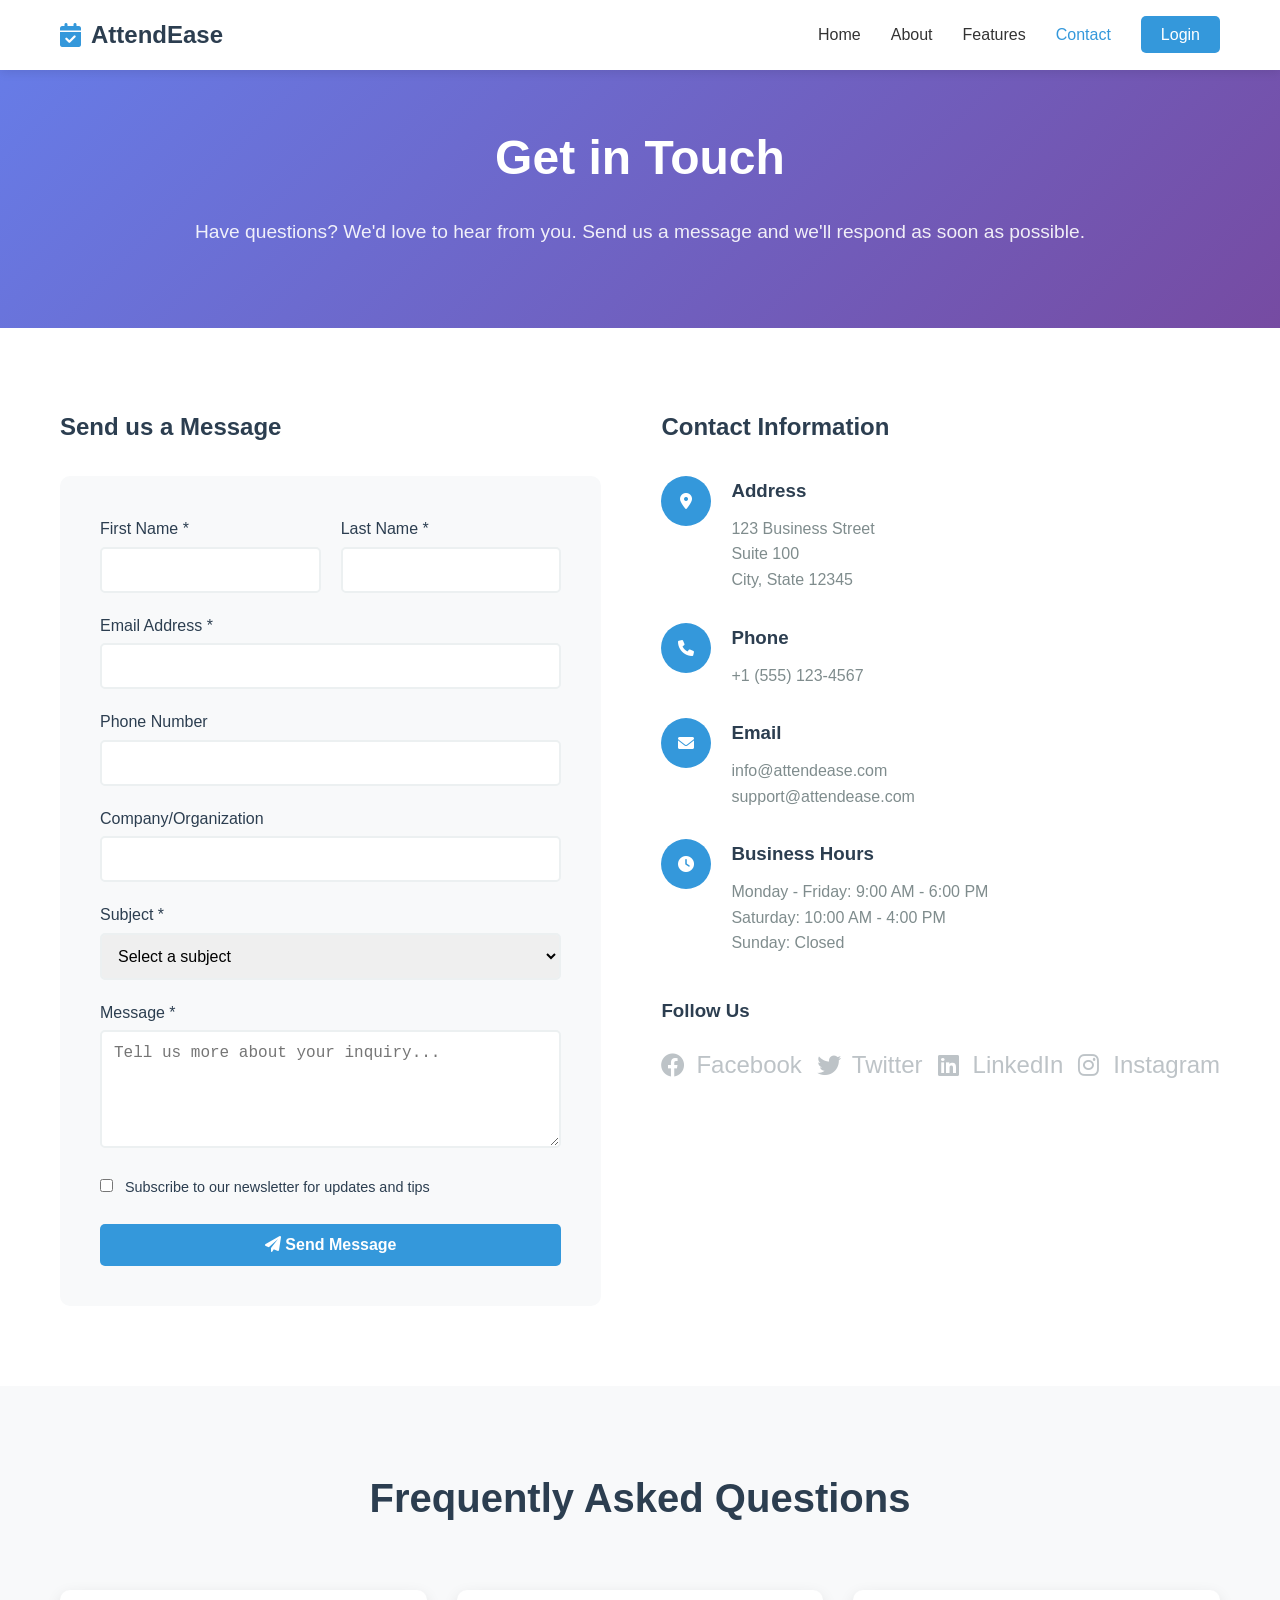
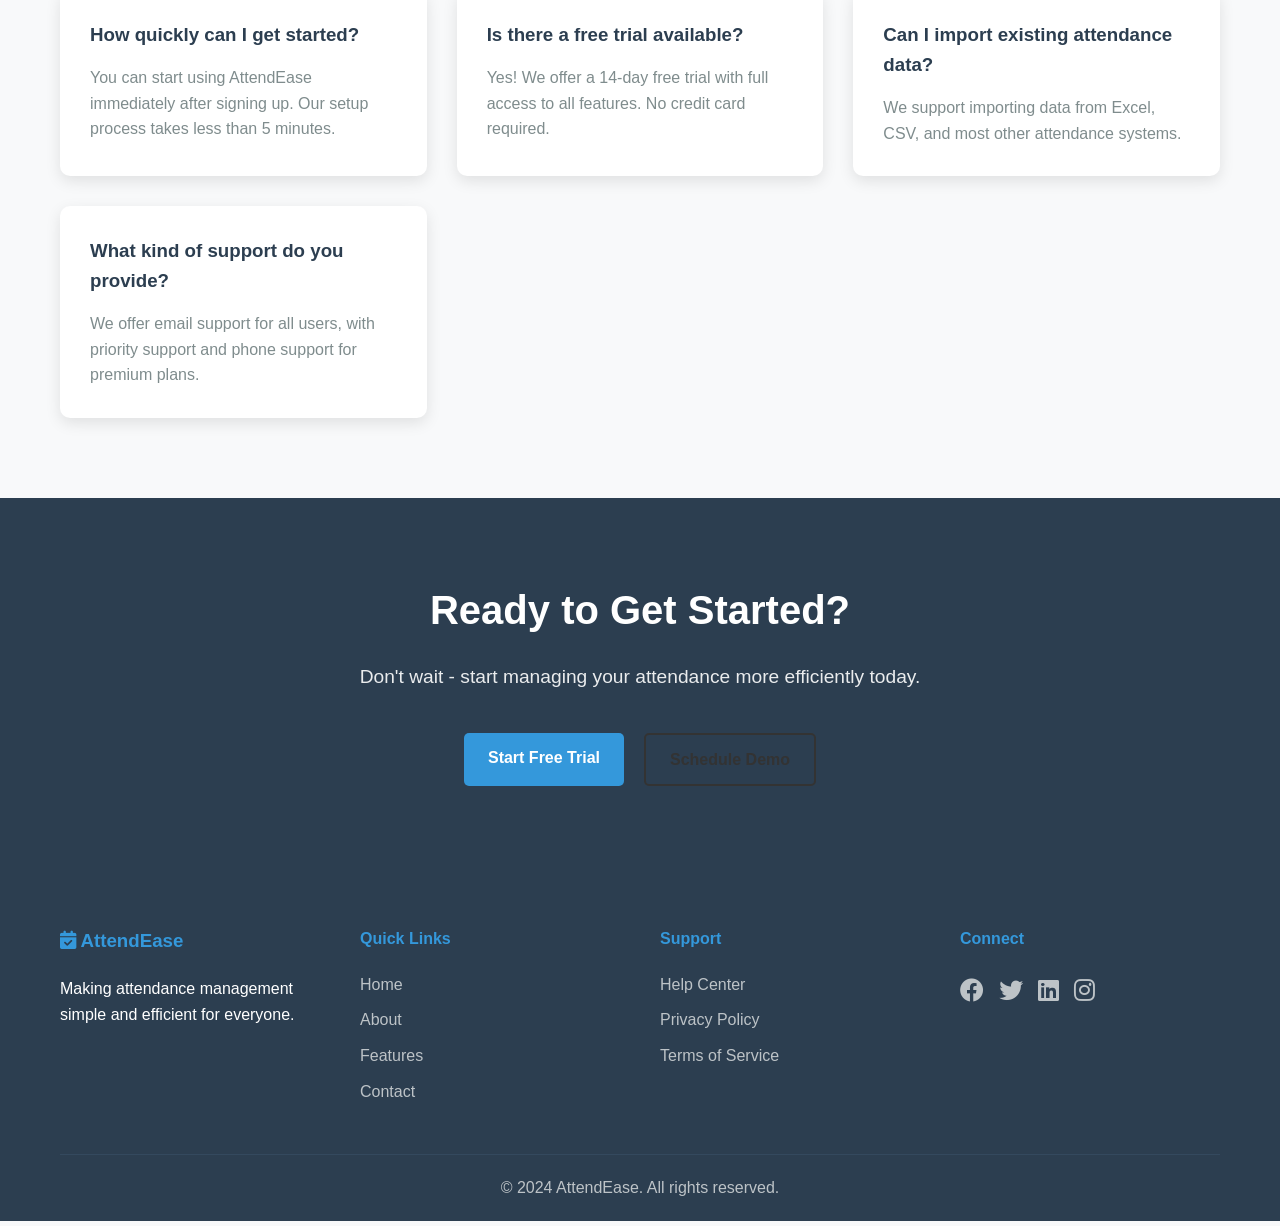
<file: contact.html>
<!DOCTYPE html>
<html lang="en">
<head>
    <!-- Google tag (gtag.js) -->
<script async src="https://www.googletagmanager.com/gtag/js?id=G-FCHPXCEQD6"></script>
<script>
  window.dataLayer = window.dataLayer || [];
  function gtag(){dataLayer.push(arguments);}
  gtag('js', new Date());

  gtag('config', 'G-FCHPXCEQD6');
</script>
    <script src="https://t.contentsquare.net/uxa/a37405fcc0343.js"></script>
    <meta charset="UTF-8">
    <meta name="viewport" content="width=device-width, initial-scale=1.0">
    <title>Contact Us - AttendEase</title>
    <link rel="stylesheet" href="styles/main.css">
    <link rel="stylesheet" href="https://cdnjs.cloudflare.com/ajax/libs/font-awesome/6.0.0/css/all.min.css">
</head>
<body>
    <nav class="navbar">
        <div class="nav-container">
            <div class="nav-logo">
                <i class="fas fa-calendar-check"></i>
                <span>AttendEase</span>
            </div>
            <ul class="nav-menu">
                <li><a href="index.html" class="nav-link">Home</a></li>
                <li><a href="about.html" class="nav-link">About</a></li>
                <li><a href="features.html" class="nav-link">Features</a></li>
                <li><a href="contact.html" class="nav-link active">Contact</a></li>
                <li><a href="login.html" class="nav-link login-btn">Login</a></li>
            </ul>
        </div>
    </nav>

    <main>
        <!-- Contact Hero -->
        <section class="contact-hero">
            <div class="container">
                <h1>Get in Touch</h1>
                <p>Have questions? We'd love to hear from you. Send us a message and we'll respond as soon as possible.</p>
            </div>
        </section>

        <!-- Contact Content -->
        <section class="contact-content">
            <div class="container">
                <div class="contact-grid">
                    <!-- Contact Form -->
                    <div class="contact-form-section">
                        <h2>Send us a Message</h2>
                        <form id="contactForm" class="contact-form">
                            <div class="form-row">
                                <div class="form-group">
                                    <label for="firstName">First Name *</label>
                                    <input type="text" id="firstName" name="firstName" required>
                                </div>
                                <div class="form-group">
                                    <label for="lastName">Last Name *</label>
                                    <input type="text" id="lastName" name="lastName" required>
                                </div>
                            </div>
                            
                            <div class="form-group">
                                <label for="email">Email Address *</label>
                                <input type="email" id="email" name="email" required>
                            </div>
                            
                            <div class="form-group">
                                <label for="phone">Phone Number</label>
                                <input type="tel" id="phone" name="phone">
                            </div>
                            
                            <div class="form-group">
                                <label for="company">Company/Organization</label>
                                <input type="text" id="company" name="company">
                            </div>
                            
                            <div class="form-group">
                                <label for="subject">Subject *</label>
                                <select id="subject" name="subject" required>
                                    <option value="">Select a subject</option>
                                    <option value="general">General Inquiry</option>
                                    <option value="demo">Request Demo</option>
                                    <option value="support">Technical Support</option>
                                    <option value="pricing">Pricing Information</option>
                                    <option value="partnership">Partnership</option>
                                    <option value="other">Other</option>
                                </select>
                            </div>
                            
                            <div class="form-group">
                                <label for="message">Message *</label>
                                <textarea id="message" name="message" rows="5" required placeholder="Tell us more about your inquiry..."></textarea>
                            </div>
                            
                            <div class="form-group checkbox-group">
                                <label class="checkbox-label">
                                    <input type="checkbox" id="newsletter" name="newsletter">
                                    <span class="checkmark"></span>
                                    Subscribe to our newsletter for updates and tips
                                </label>
                            </div>
                            
                            <button type="submit" class="btn btn-primary btn-full">
                                <i class="fas fa-paper-plane"></i>
                                Send Message
                            </button>
                        </form>
                    </div>

                    <!-- Contact Information -->
                    <div class="contact-info-section">
                        <h2>Contact Information</h2>
                        
                        <div class="contact-info">
                            <div class="contact-item">
                                <div class="contact-icon">
                                    <i class="fas fa-map-marker-alt"></i>
                                </div>
                                <div class="contact-details">
                                    <h3>Address</h3>
                                    <p>123 Business Street<br>Suite 100<br>City, State 12345</p>
                                </div>
                            </div>
                            
                            <div class="contact-item">
                                <div class="contact-icon">
                                    <i class="fas fa-phone"></i>
                                </div>
                                <div class="contact-details">
                                    <h3>Phone</h3>
                                    <p>+1 (555) 123-4567</p>
                                </div>
                            </div>
                            
                            <div class="contact-item">
                                <div class="contact-icon">
                                    <i class="fas fa-envelope"></i>
                                </div>
                                <div class="contact-details">
                                    <h3>Email</h3>
                                    <p>info@attendease.com<br>support@attendease.com</p>
                                </div>
                            </div>
                            
                            <div class="contact-item">
                                <div class="contact-icon">
                                    <i class="fas fa-clock"></i>
                                </div>
                                <div class="contact-details">
                                    <h3>Business Hours</h3>
                                    <p>Monday - Friday: 9:00 AM - 6:00 PM<br>Saturday: 10:00 AM - 4:00 PM<br>Sunday: Closed</p>
                                </div>
                            </div>
                        </div>

                        <div class="social-contact">
                            <h3>Follow Us</h3>
                            <div class="social-links">
                                <a href="#" class="social-link">
                                    <i class="fab fa-facebook"></i>
                                    <span>Facebook</span>
                                </a>
                                <a href="#" class="social-link">
                                    <i class="fab fa-twitter"></i>
                                    <span>Twitter</span>
                                </a>
                                <a href="#" class="social-link">
                                    <i class="fab fa-linkedin"></i>
                                    <span>LinkedIn</span>
                                </a>
                                <a href="#" class="social-link">
                                    <i class="fab fa-instagram"></i>
                                    <span>Instagram</span>
                                </a>
                            </div>
                        </div>
                    </div>
                </div>
            </div>
        </section>

        <!-- FAQ Section -->
        <section class="faq-section">
            <div class="container">
                <h2>Frequently Asked Questions</h2>
                <div class="faq-grid">
                    <div class="faq-item">
                        <h3>How quickly can I get started?</h3>
                        <p>You can start using AttendEase immediately after signing up. Our setup process takes less than 5 minutes.</p>
                    </div>
                    <div class="faq-item">
                        <h3>Is there a free trial available?</h3>
                        <p>Yes! We offer a 14-day free trial with full access to all features. No credit card required.</p>
                    </div>
                    <div class="faq-item">
                        <h3>Can I import existing attendance data?</h3>
                        <p>We support importing data from Excel, CSV, and most other attendance systems.</p>
                    </div>
                    <div class="faq-item">
                        <h3>What kind of support do you provide?</h3>
                        <p>We offer email support for all users, with priority support and phone support for premium plans.</p>
                    </div>
                </div>
            </div>
        </section>

        <!-- CTA Section -->
        <section class="cta">
            <div class="container">
                <h2>Ready to Get Started?</h2>
                <p>Don't wait - start managing your attendance more efficiently today.</p>
                <div class="cta-buttons">
                    <a href="login.html" class="btn btn-primary">Start Free Trial</a>
                    <a href="#" class="btn btn-outline" onclick="document.getElementById('contactForm').scrollIntoView()">Schedule Demo</a>
                </div>
            </div>
        </section>
    </main>

    <footer class="footer">
        <div class="container">
            <div class="footer-content">
                <div class="footer-section">
                    <h3><i class="fas fa-calendar-check"></i> AttendEase</h3>
                    <p>Making attendance management simple and efficient for everyone.</p>
                </div>
                <div class="footer-section">
                    <h4>Quick Links</h4>
                    <ul>
                        <li><a href="index.html">Home</a></li>
                        <li><a href="about.html">About</a></li>
                        <li><a href="features.html">Features</a></li>
                        <li><a href="contact.html">Contact</a></li>
                    </ul>
                </div>
                <div class="footer-section">
                    <h4>Support</h4>
                    <ul>
                        <li><a href="#help">Help Center</a></li>
                        <li><a href="#privacy">Privacy Policy</a></li>
                        <li><a href="#terms">Terms of Service</a></li>
                    </ul>
                </div>
                <div class="footer-section">
                    <h4>Connect</h4>
                    <div class="social-links">
                        <a href="#"><i class="fab fa-facebook"></i></a>
                        <a href="#"><i class="fab fa-twitter"></i></a>
                        <a href="#"><i class="fab fa-linkedin"></i></a>
                        <a href="#"><i class="fab fa-instagram"></i></a>
                    </div>
                </div>
            </div>
            <div class="footer-bottom">
                <p>&copy; 2024 AttendEase. All rights reserved.</p>
            </div>
        </div>
    </footer>

    <script src="scripts/main.js"></script>
    <script src="scripts/contact.js"></script>
</body>
</html>
</file>
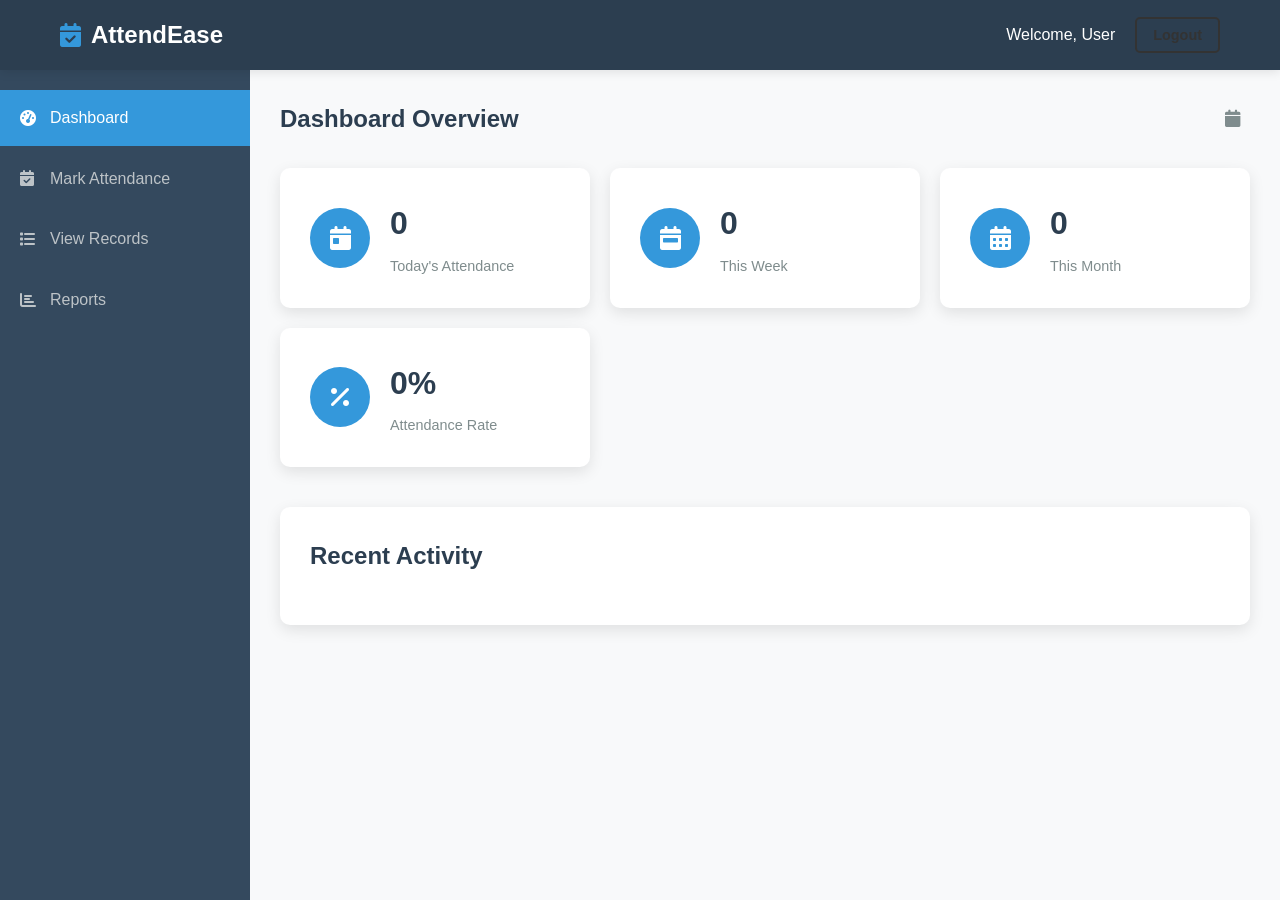
<file: dashboard.html>
<!DOCTYPE html>
<html lang="en">
<head>
    <!-- Google tag (gtag.js) -->
<script async src="https://www.googletagmanager.com/gtag/js?id=G-FCHPXCEQD6"></script>
<script>
  window.dataLayer = window.dataLayer || [];
  function gtag(){dataLayer.push(arguments);}
  gtag('js', new Date());

  gtag('config', 'G-FCHPXCEQD6');
</script>
    <script src="https://t.contentsquare.net/uxa/a37405fcc0343.js"></script>
    <meta charset="UTF-8">
    <meta name="viewport" content="width=device-width, initial-scale=1.0">
    <title>Dashboard - AttendEase</title>
    <link rel="stylesheet" href="styles/main.css">
    <link rel="stylesheet" href="https://cdnjs.cloudflare.com/ajax/libs/font-awesome/6.0.0/css/all.min.css">
</head>
<body>
    <nav class="navbar dashboard-nav">
        <div class="nav-container">
            <div class="nav-logo">
                <i class="fas fa-calendar-check"></i>
                <span>AttendEase</span>
            </div>
            <div class="nav-user">
                <span id="userWelcome">Welcome, User</span>
                <button class="btn btn-outline btn-sm" onclick="logout()">Logout</button>
            </div>
        </div>
    </nav>

    <div class="dashboard-layout">
        <aside class="sidebar">
            <ul class="sidebar-menu">
                <li><a href="#dashboard" class="sidebar-link active" onclick="showSection('dashboard')">
                    <i class="fas fa-tachometer-alt"></i> Dashboard
                </a></li>
                <li><a href="#attendance" class="sidebar-link" onclick="showSection('attendance')">
                    <i class="fas fa-calendar-check"></i> Mark Attendance
                </a></li>
                <li><a href="#records" class="sidebar-link" onclick="showSection('records')">
                    <i class="fas fa-list"></i> View Records
                </a></li>
                <li><a href="#reports" class="sidebar-link" onclick="showSection('reports')">
                    <i class="fas fa-chart-bar"></i> Reports
                </a></li>
                <li id="adminMenu" style="display: none;"><a href="#users" class="sidebar-link" onclick="showSection('users')">
                    <i class="fas fa-users"></i> Manage Users
                </a></li>
            </ul>
        </aside>

        <main class="dashboard-main">
            <!-- Dashboard Overview -->
            <section id="dashboardSection" class="dashboard-section active">
                <div class="dashboard-header">
                    <h1>Dashboard Overview</h1>
                    <div class="date-display">
                        <i class="fas fa-calendar"></i>
                        <span id="currentDate"></span>
                    </div>
                </div>

                <div class="stats-cards">
                    <div class="stat-card">
                        <div class="stat-icon">
                            <i class="fas fa-calendar-day"></i>
                        </div>
                        <div class="stat-info">
                            <h3 id="todayAttendance">0</h3>
                            <p>Today's Attendance</p>
                        </div>
                    </div>
                    <div class="stat-card">
                        <div class="stat-icon">
                            <i class="fas fa-calendar-week"></i>
                        </div>
                        <div class="stat-info">
                            <h3 id="weekAttendance">0</h3>
                            <p>This Week</p>
                        </div>
                    </div>
                    <div class="stat-card">
                        <div class="stat-icon">
                            <i class="fas fa-calendar-alt"></i>
                        </div>
                        <div class="stat-info">
                            <h3 id="monthAttendance">0</h3>
                            <p>This Month</p>
                        </div>
                    </div>
                    <div class="stat-card">
                        <div class="stat-icon">
                            <i class="fas fa-percentage"></i>
                        </div>
                        <div class="stat-info">
                            <h3 id="attendanceRate">0%</h3>
                            <p>Attendance Rate</p>
                        </div>
                    </div>
                </div>

                <div class="recent-activity">
                    <h2>Recent Activity</h2>
                    <div class="activity-list" id="recentActivity">
                        <!-- Recent activities will be populated here -->
                    </div>
                </div>
            </section>

            <!-- Mark Attendance -->
            <section id="attendanceSection" class="dashboard-section">
                <div class="section-header">
                    <h1>Mark Attendance</h1>
                    <div class="current-time">
                        <i class="fas fa-clock"></i>
                        <span id="currentTime"></span>
                    </div>
                </div>

                <div class="attendance-form-container">
                    <div class="attendance-status" id="attendanceStatus">
                        <!-- Status will be shown here -->
                    </div>

                    <div class="attendance-actions">
                        <button id="checkInBtn" class="btn btn-success btn-large" onclick="markAttendance('in')">
                            <i class="fas fa-sign-in-alt"></i>
                            Check In
                        </button>
                        <button id="checkOutBtn" class="btn btn-danger btn-large" onclick="markAttendance('out')" disabled>
                            <i class="fas fa-sign-out-alt"></i>
                            Check Out
                        </button>
                    </div>

                    <div class="today-summary" id="todaySummary">
                        <!-- Today's attendance summary -->
                    </div>
                </div>
            </section>

            <!-- View Records -->
            <section id="recordsSection" class="dashboard-section">
                <div class="section-header">
                    <h1>Attendance Records</h1>
                    <div class="filter-controls">
                        <input type="date" id="dateFilter" class="form-control">
                        <select id="monthFilter" class="form-control">
                            <option value="">All Months</option>
                            <option value="0">January</option>
                            <option value="1">February</option>
                            <option value="2">March</option>
                            <option value="3">April</option>
                            <option value="4">May</option>
                            <option value="5">June</option>
                            <option value="6">July</option>
                            <option value="7">August</option>
                            <option value="8">September</option>
                            <option value="9">October</option>
                            <option value="10">November</option>
                            <option value="11">December</option>
                        </select>
                        <button class="btn btn-primary" onclick="filterRecords()">Filter</button>
                    </div>
                </div>

                <div class="records-table-container">
                    <table class="records-table">
                        <thead>
                            <tr>
                                <th>Date</th>
                                <th>Check In</th>
                                <th>Check Out</th>
                                <th>Duration</th>
                                <th>Status</th>
                            </tr>
                        </thead>
                        <tbody id="recordsTableBody">
                            <!-- Records will be populated here -->
                        </tbody>
                    </table>
                </div>
            </section>

            <!-- Reports -->
            <section id="reportsSection" class="dashboard-section">
                <div class="section-header">
                    <h1>Attendance Reports</h1>
                    <button class="btn btn-primary" onclick="generateReport()">
                        <i class="fas fa-download"></i>
                        Download Report
                    </button>
                </div>

                <div class="report-filters">
                    <div class="filter-group">
                        <label>Report Type:</label>
                        <select id="reportType" class="form-control">
                            <option value="monthly">Monthly Report</option>
                            <option value="weekly">Weekly Report</option>
                            <option value="custom">Custom Range</option>
                        </select>
                    </div>
                    <div class="filter-group">
                        <label>From Date:</label>
                        <input type="date" id="reportFromDate" class="form-control">
                    </div>
                    <div class="filter-group">
                        <label>To Date:</label>
                        <input type="date" id="reportToDate" class="form-control">
                    </div>
                </div>

                <div class="report-summary" id="reportSummary">
                    <!-- Report summary will be displayed here -->
                </div>

                <div class="report-chart">
                    <canvas id="attendanceChart" width="400" height="200"></canvas>
                </div>
            </section>

            <!-- User Management (Admin Only) -->
            <section id="usersSection" class="dashboard-section">
                <div class="section-header">
                    <h1>User Management</h1>
                    <button class="btn btn-primary" onclick="showAddUserModal()">
                        <i class="fas fa-plus"></i>
                        Add User
                    </button>
                </div>

                <div class="users-table-container">
                    <table class="users-table">
                        <thead>
                            <tr>
                                <th>ID</th>
                                <th>Name</th>
                                <th>Email</th>
                                <th>Role</th>
                                <th>Status</th>
                                <th>Actions</th>
                            </tr>
                        </thead>
                        <tbody id="usersTableBody">
                            <!-- Users will be populated here -->
                        </tbody>
                    </table>
                </div>
            </section>
        </main>
    </div>

    <!-- Add User Modal -->
    <div id="addUserModal" class="modal">
        <div class="modal-content">
            <div class="modal-header">
                <h2>Add New User</h2>
                <span class="close" onclick="closeAddUserModal()">&times;</span>
            </div>
            <form id="addUserForm">
                <div class="form-group">
                    <label for="newUserName">Full Name:</label>
                    <input type="text" id="newUserName" required>
                </div>
                <div class="form-group">
                    <label for="newUserEmail">Email:</label>
                    <input type="email" id="newUserEmail" required>
                </div>
                <div class="form-group">
                    <label for="newUserRole">Role:</label>
                    <select id="newUserRole" required>
                        <option value="">Select Role</option>
                        <option value="student">Student</option>
                        <option value="teacher">Teacher</option>
                        <option value="admin">Administrator</option>
                    </select>
                </div>
                <div class="form-group">
                    <label for="newUserPassword">Password:</label>
                    <input type="password" id="newUserPassword" required>
                </div>
                <div class="modal-actions">
                    <button type="button" class="btn btn-secondary" onclick="closeAddUserModal()">Cancel</button>
                    <button type="submit" class="btn btn-primary">Add User</button>
                </div>
            </form>
        </div>
    </div>

    <script src="scripts/database.js"></script>
    <script src="scripts/dashboard.js"></script>
</body>
</html>
</file>
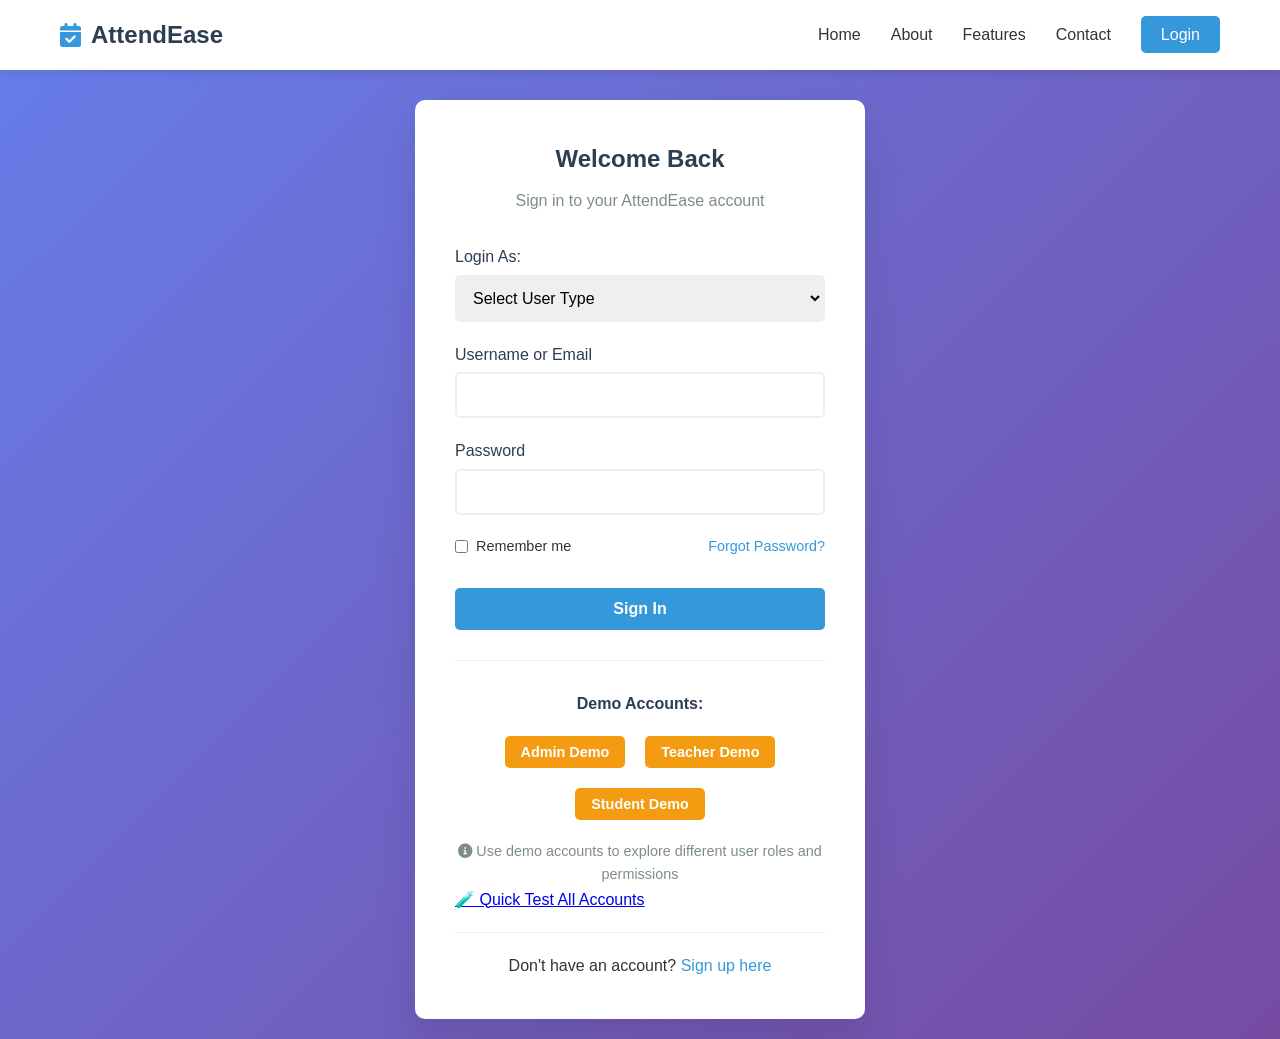
<file: login.html>
<!DOCTYPE html>
<html lang="en">
<head>
      <script type="text/javascript">
    (function(c,l,a,r,i,t,y){
        c[a]=c[a]||function(){(c[a].q=c[a].q||[]).push(arguments)};
        t=l.createElement(r);t.async=1;t.src="https://www.clarity.ms/tag/"+i;
        y=l.getElementsByTagName(r)[0];y.parentNode.insertBefore(t,y);
    })(window, document, "clarity", "script", "trei1xkzeg");
</script>
      <!-- Google tag (gtag.js) -->
<script async src="https://www.googletagmanager.com/gtag/js?id=G-FCHPXCEQD6"></script>
<script>
  window.dataLayer = window.dataLayer || [];
  function gtag(){dataLayer.push(arguments);}
  gtag('js', new Date());

  gtag('config', 'G-FCHPXCEQD6');
</script>
      <script src="https://t.contentsquare.net/uxa/a37405fcc0343.js"></script>
    <meta charset="UTF-8">
    <meta name="viewport" content="width=device-width, initial-scale=1.0">
    <title>Login - AttendEase</title>
    <link rel="stylesheet" href="styles/main.css">
    <link rel="stylesheet" href="https://cdnjs.cloudflare.com/ajax/libs/font-awesome/6.0.0/css/all.min.css">
</head>
<body>
    <nav class="navbar">
        <div class="nav-container">
            <div class="nav-logo">
                <i class="fas fa-calendar-check"></i>
                <span>AttendEase</span>
            </div>
            <ul class="nav-menu">
                <li><a href="index.html" class="nav-link">Home</a></li>
                <li><a href="about.html" class="nav-link">About</a></li>
                <li><a href="features.html" class="nav-link">Features</a></li>
                <li><a href="contact.html" class="nav-link">Contact</a></li>
                <li><a href="login.html" class="nav-link login-btn active">Login</a></li>
            </ul>
        </div>
    </nav>

    <main class="login-main">
        <div class="login-container">
            <div class="login-form-wrapper">
                <div class="login-header">
                    <h2>Welcome Back</h2>
                    <p>Sign in to your AttendEase account</p>
                </div>
                
                <form id="loginForm" class="login-form">
                    <div class="form-group">
                        <label for="userType">Login As:</label>
                        <select id="userType" name="userType" required>
                            <option value="">Select User Type</option>
                            <option value="admin">Administrator</option>
                            <option value="teacher">Teacher</option>
                            <option value="student">Student</option>
                        </select>
                    </div>
                    
                    <div class="form-group">
                        <label for="username">Username or Email</label>
                        <input type="text" id="username" name="username" required>
                    </div>
                    
                    <div class="form-group">
                        <label for="password">Password</label>
                        <input type="password" id="password" name="password" required>
                    </div>
                    
                    <div class="form-options">
                        <label class="checkbox-label">
                            <input type="checkbox" id="rememberMe">
                            <span class="checkmark"></span>
                            Remember me
                        </label>
                        <a href="#" class="forgot-password">Forgot Password?</a>
                    </div>
                    
                    <button type="submit" class="btn btn-primary btn-full">Sign In</button>
                </form>
                
                <div class="demo-accounts">
                    <h4>Demo Accounts:</h4>
                    <div class="demo-buttons">
                        <button class="btn btn-demo" onclick="fillDemoCredentials('admin')">Admin Demo</button>
                        <button class="btn btn-demo" onclick="fillDemoCredentials('teacher')">Teacher Demo</button>
                        <button class="btn btn-demo" onclick="fillDemoCredentials('student')">Student Demo</button>
                    </div>
                    <p style="margin-top: 15px; font-size: 0.9rem; color: #7f8c8d;">
                        <i class="fas fa-info-circle"></i>
                        Use demo accounts to explore different user roles and permissions
                    </p>
                </div>
                
                <div class="quick-test-link">
                    <p><a href="quick-test.html">🧪 Quick Test All Accounts</a></p>
                </div>
                
                <div class="signup-link">
                    <p>Don't have an account? <a href="register.html">Sign up here</a></p>
                </div>
            </div>
        </div>
    </main>

    <script src="scripts/database.js"></script>
    <script>
        // Demo credentials helper
        function fillDemoCredentials(type) {
            const credentials = {
                admin: { username: "admin", password: "admin123", userType: "admin" },
                teacher: { username: "teacher1", password: "teacher123", userType: "teacher" },
                student: { username: "student1", password: "student123", userType: "student" },
            }

            if (credentials[type]) {
                document.getElementById("userType").value = credentials[type].userType
                document.getElementById("username").value = credentials[type].username
                document.getElementById("password").value = credentials[type].password
                
                // Visual feedback
                showMessage(`${type.charAt(0).toUpperCase() + type.slice(1)} credentials loaded!`, 'success');
            }
        }

        // Auto-fill from quick test
        document.addEventListener('DOMContentLoaded', () => {
            const autoFill = localStorage.getItem('autoFillCredentials');
            if (autoFill) {
                const credentials = JSON.parse(autoFill);
                
                setTimeout(() => {
                    document.getElementById('userType').value = credentials.userType;
                    document.getElementById('username').value = credentials.username;
                    document.getElementById('password').value = credentials.password;
                    
                    if (credentials.fromQuickTest) {
                        showMessage('Credentials auto-filled from quick test!', 'info');
                        // Highlight the sign in button
                        const signInBtn = document.querySelector('button[type="submit"]');
                        signInBtn.style.animation = 'pulse 2s infinite';
                    }
                }, 500);
                
                localStorage.removeItem('autoFillCredentials');
            }
        });

        // Login form handler
        document.getElementById('loginForm').addEventListener('submit', async (e) => {
            e.preventDefault();

            const formData = new FormData(e.target);
            const username = formData.get('username');
            const password = formData.get('password');
            const userType = formData.get('userType');

            if (!username || !password || !userType) {
                showMessage('Please fill in all fields', 'error');
                return;
            }

            // Show loading state
            const submitBtn = e.target.querySelector('button[type="submit"]');
            const originalText = submitBtn.textContent;
            submitBtn.textContent = 'Signing in...';
            submitBtn.disabled = true;

            try {
                // Simulate login process
                const result = await simulateLogin(username, password, userType);

                if (result.success) {
                    showMessage('Login successful! Redirecting...', 'success');
                    
                    // Store successful login
                    localStorage.setItem('userSession', JSON.stringify({
                        user: result.user,
                        timestamp: new Date().getTime()
                    }));
                    
                    // Store test result if from quick test
                    const fromQuickTest = localStorage.getItem('autoFillCredentials');
                    if (fromQuickTest) {
                        localStorage.setItem('testResult', JSON.stringify({
                            accountType: userType,
                            accountName: result.user.fullName,
                            success: true
                        }));
                    }

                    // Redirect after short delay
                    setTimeout(() => {
                        window.location.href = 'dashboard.html';
                    }, 1500);
                } else {
                    showMessage(result.error, 'error');
                }
            } catch (error) {
                showMessage('An error occurred during login', 'error');
                console.error('Login error:', error);
            } finally {
                submitBtn.textContent = originalText;
                submitBtn.disabled = false;
            }
        });

        // Simulate login process
        async function simulateLogin(username, password, userType) {
            return new Promise((resolve) => {
                setTimeout(() => {
                    const validCredentials = {
                        admin: { 
                            username: "admin", 
                            password: "admin123", 
                            type: "admin",
                            user: {
                                id: 1,
                                username: "admin",
                                email: "admin@attendease.com",
                                fullName: "System Administrator",
                                role: "admin"
                            }
                        },
                        teacher1: { 
                            username: "teacher1", 
                            password: "teacher123", 
                            type: "teacher",
                            user: {
                                id: 2,
                                username: "teacher1",
                                email: "teacher@attendease.com",
                                fullName: "John Teacher",
                                role: "teacher"
                            }
                        },
                        student1: { 
                            username: "student1", 
                            password: "student123", 
                            type: "student",
                            user: {
                                id: 3,
                                username: "student1",
                                email: "student@attendease.com",
                                fullName: "Jane Student",
                                role: "student"
                            }
                        }
                    };

                    const account = validCredentials[username];
                    const isValid = account && 
                                  account.password === password && 
                                  account.type === userType;

                    if (isValid) {
                        resolve({ success: true, user: account.user });
                    } else {
                        resolve({ success: false, error: 'Invalid credentials or user type' });
                    }
                }, 1000);
            });
        }

        // Message display helper
        function showMessage(message, type = 'info') {
            // Remove existing messages
            const existingMessages = document.querySelectorAll('.auth-message');
            existingMessages.forEach(msg => msg.remove());

            // Create message element
            const messageDiv = document.createElement('div');
            messageDiv.className = `auth-message ${type}`;
            messageDiv.style.cssText = `
                padding: 12px 20px;
                margin: 15px 0;
                border-radius: 5px;
                font-weight: 500;
                text-align: center;
                ${type === 'success' ? 'background: #d5f4e6; color: #27ae60; border: 1px solid #27ae60;' : ''}
                ${type === 'error' ? 'background: #fadbd8; color: #e74c3c; border: 1px solid #e74c3c;' : ''}
                ${type === 'info' ? 'background: #d6eaf8; color: #3498db; border: 1px solid #3498db;' : ''}
            `;
            messageDiv.textContent = message;

            // Insert message
            const form = document.getElementById('loginForm');
            if (form) {
                form.insertBefore(messageDiv, form.firstChild);

                // Auto-remove after 5 seconds
                setTimeout(() => {
                    if (messageDiv.parentNode) {
                        messageDiv.remove();
                    }
                }, 5000);
            }
        }

        // Add pulse animation for highlighted button
        const style = document.createElement('style');
        style.textContent = `
            @keyframes pulse {
                0% { box-shadow: 0 0 0 0 rgba(52, 152, 219, 0.7); }
                70% { box-shadow: 0 0 0 10px rgba(52, 152, 219, 0); }
                100% { box-shadow: 0 0 0 0 rgba(52, 152, 219, 0); }
            }
        `;
        document.head.appendChild(style);
    </script>
</body>
</html>
</file>
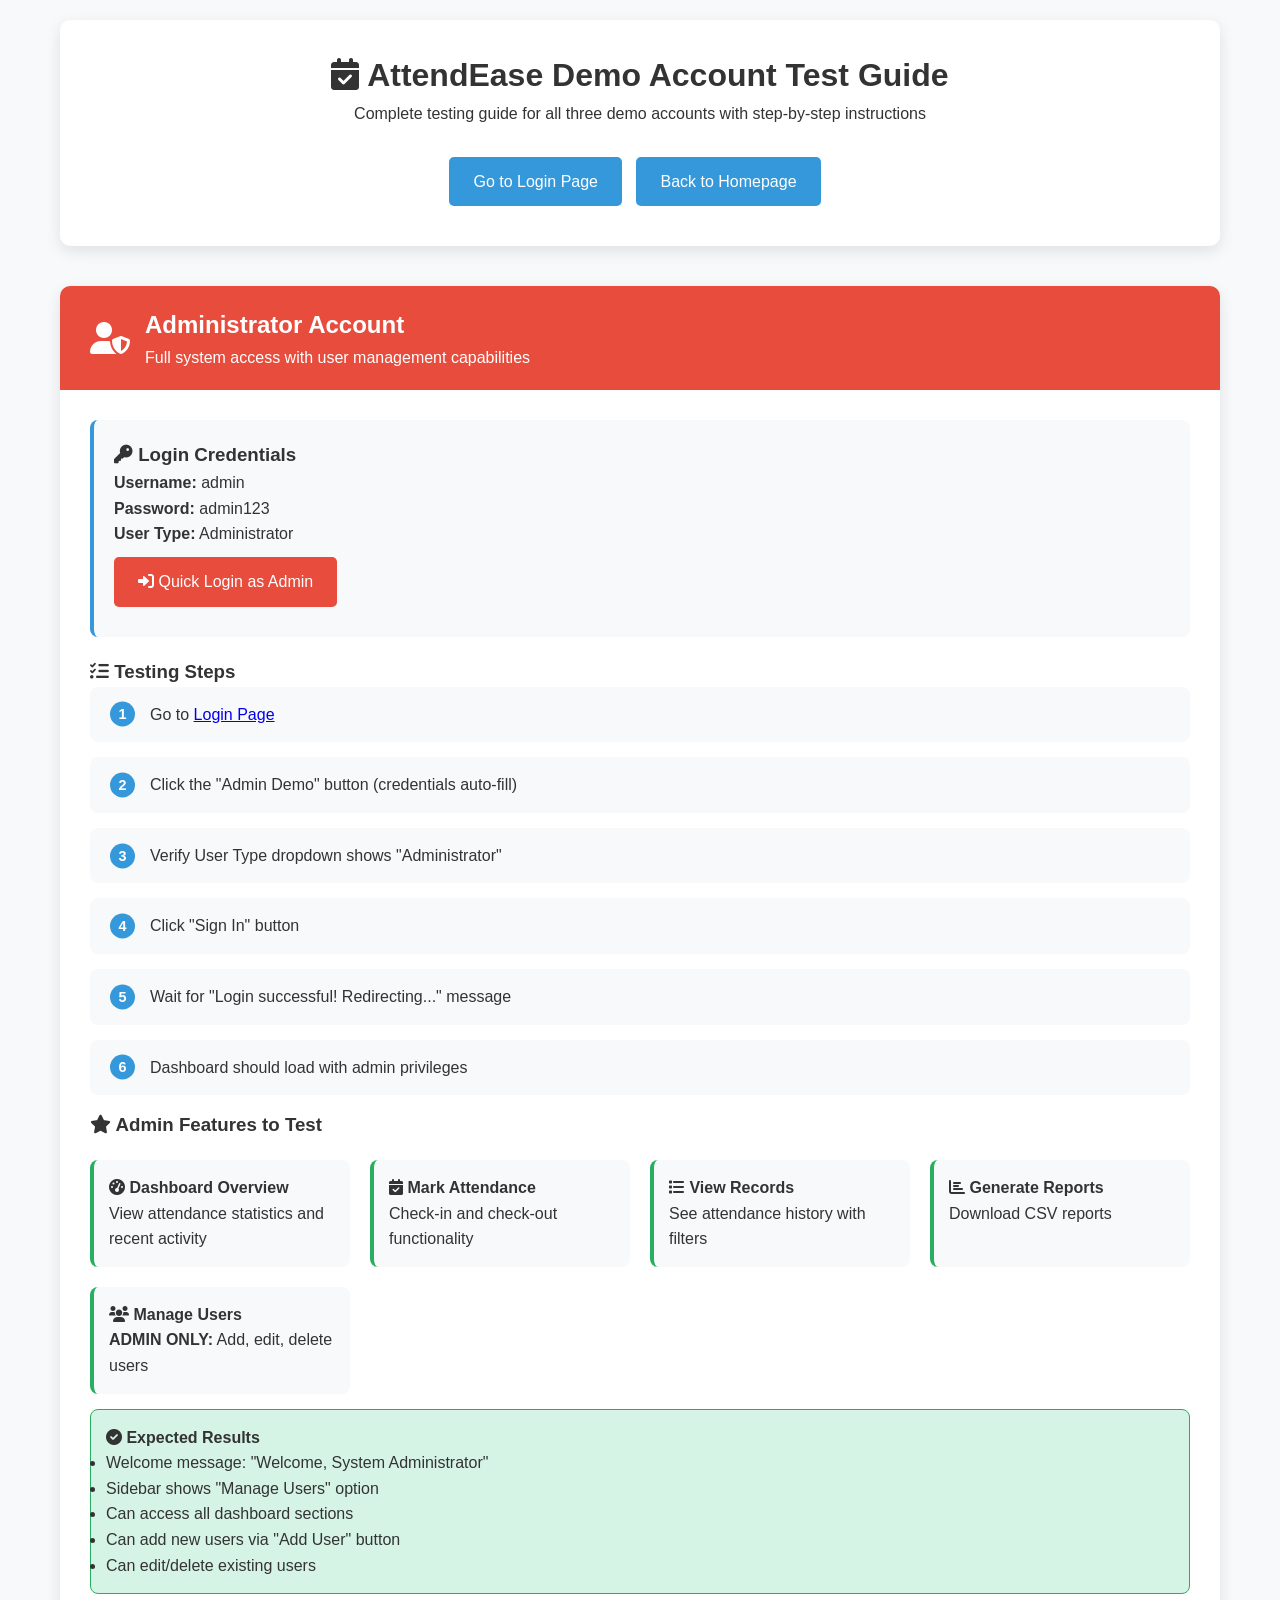
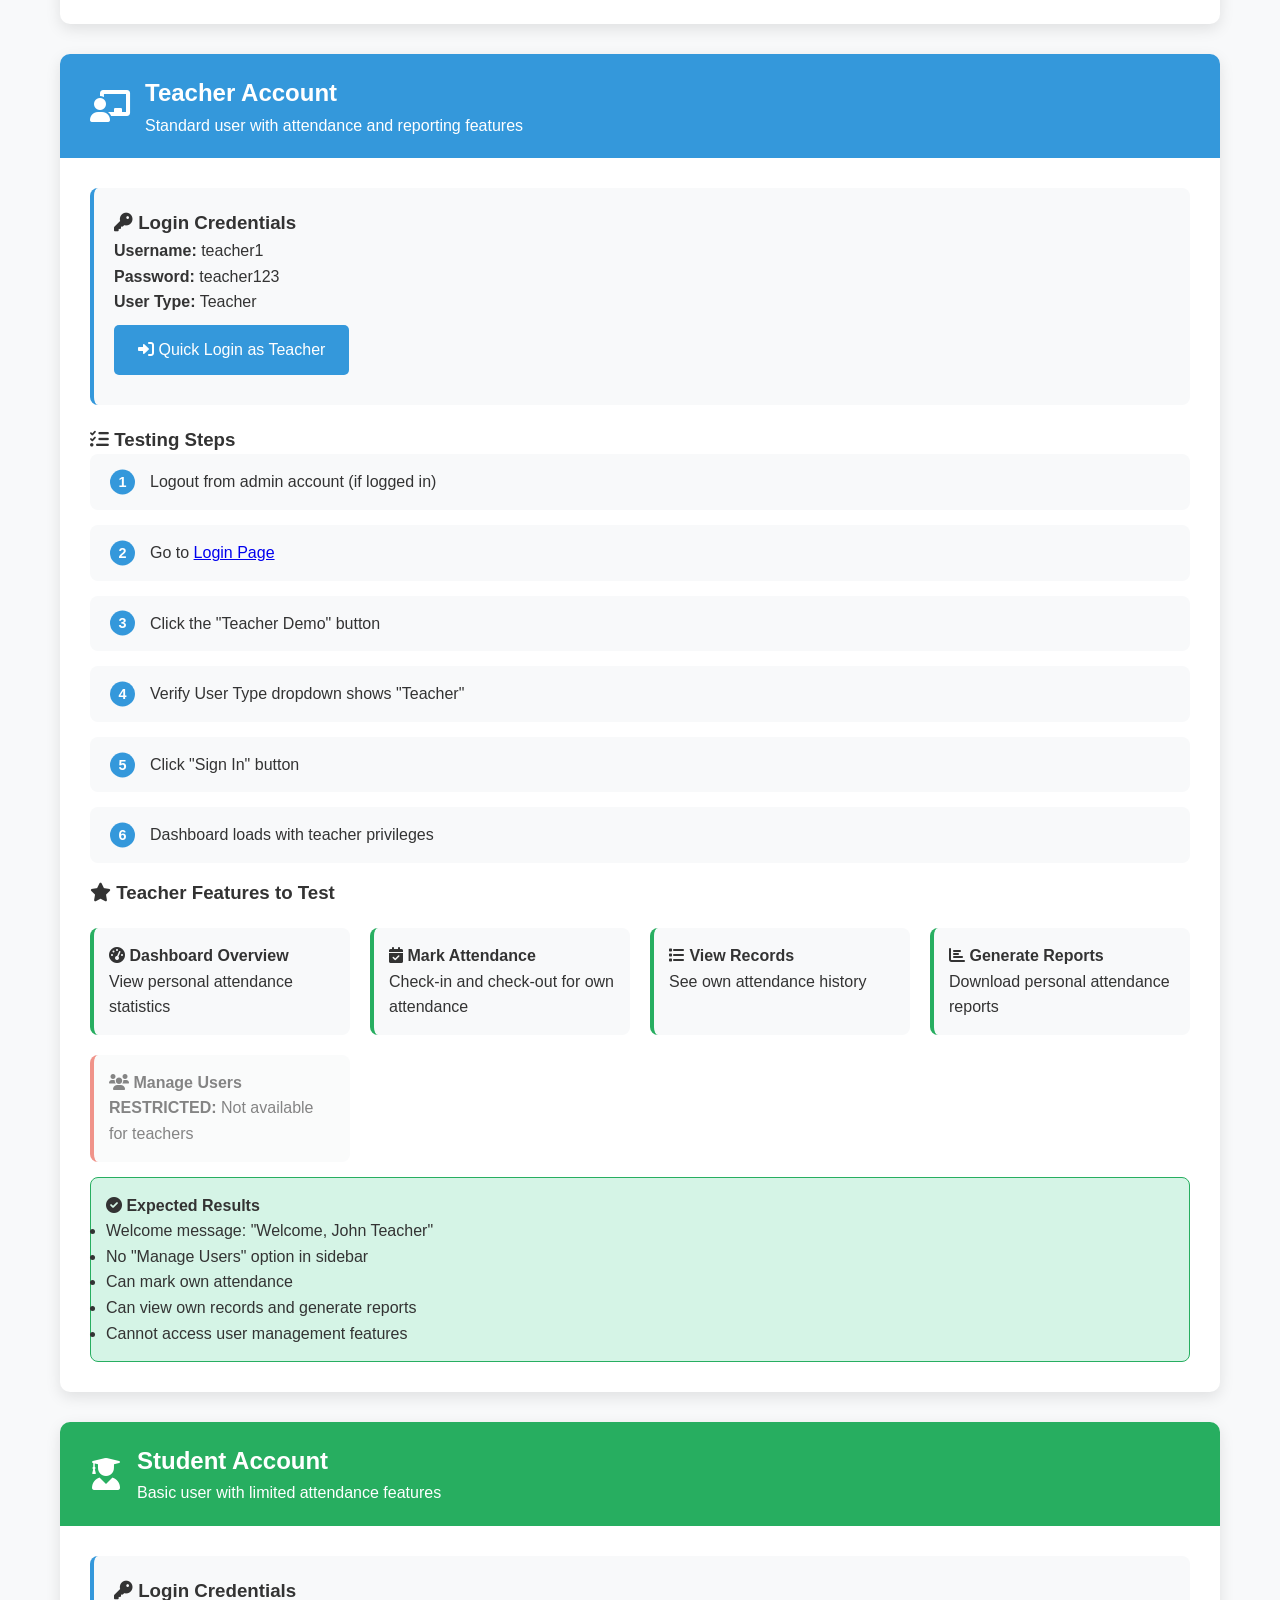
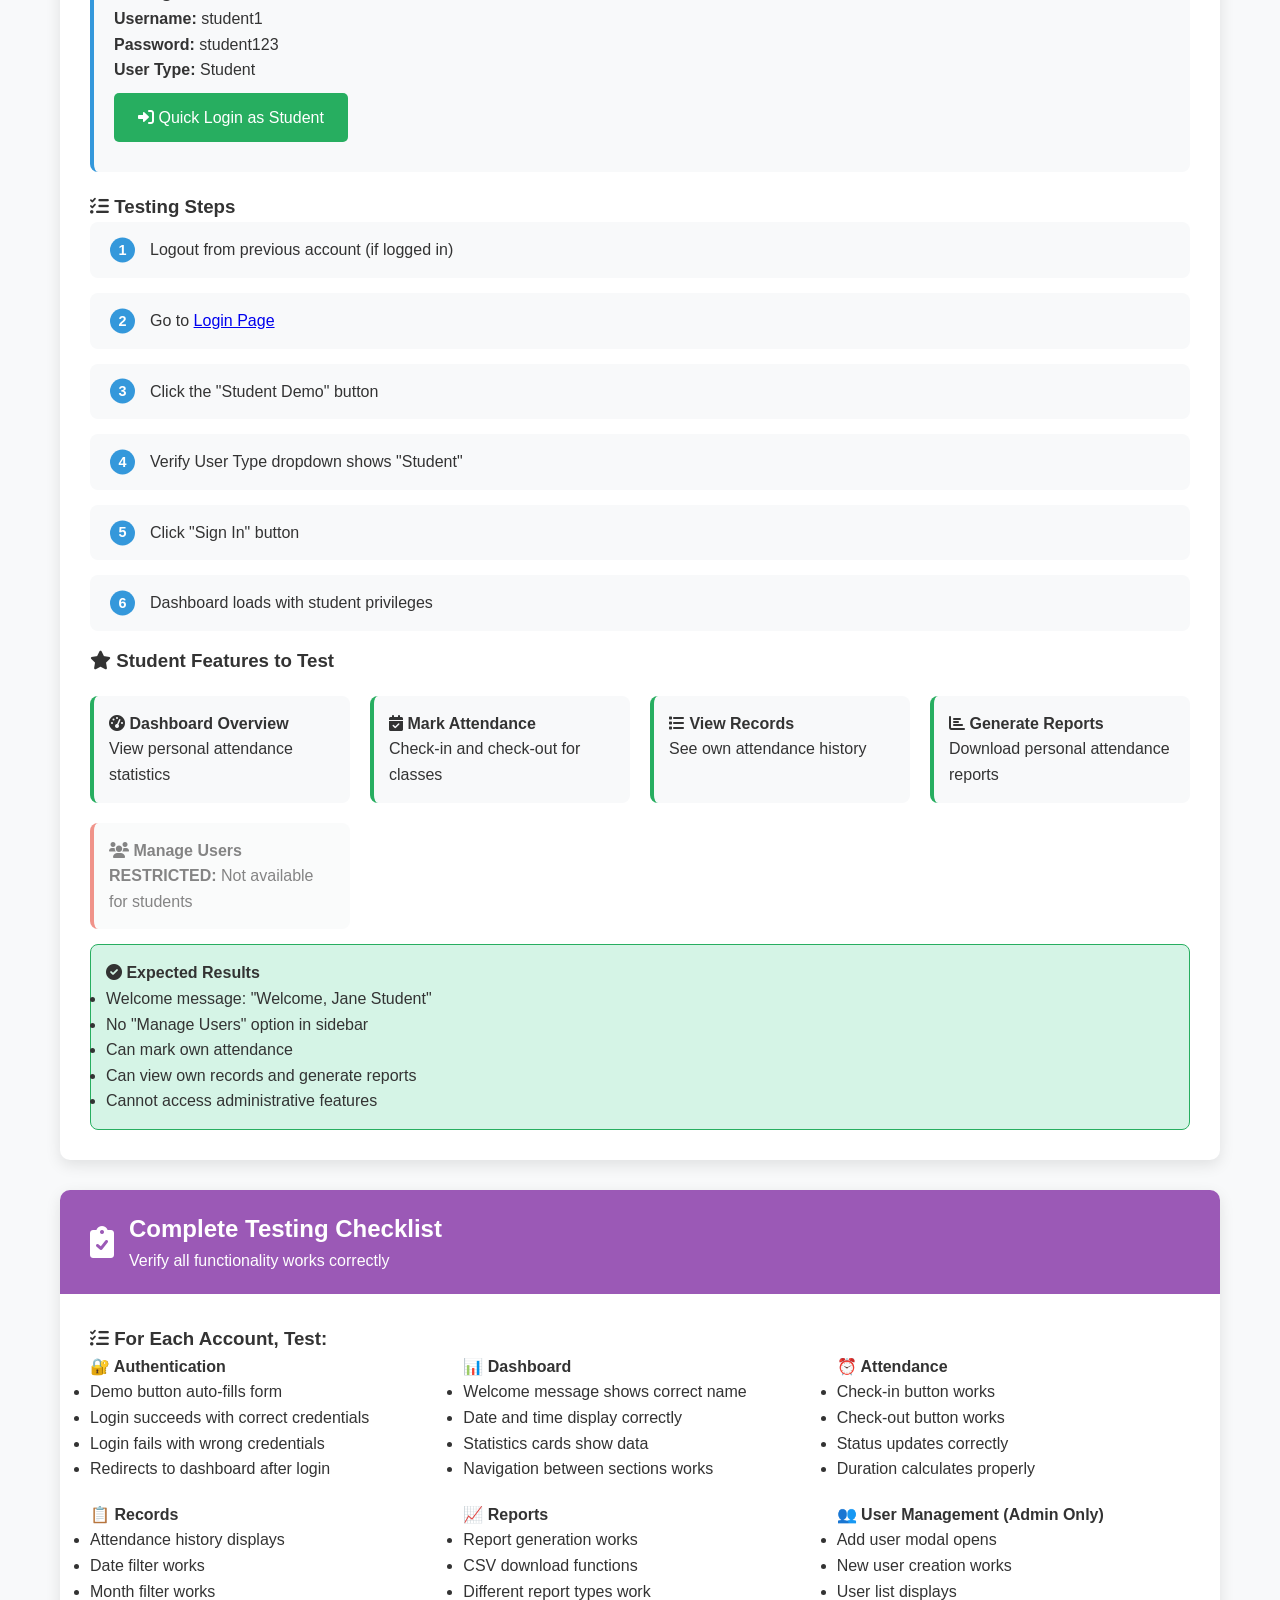
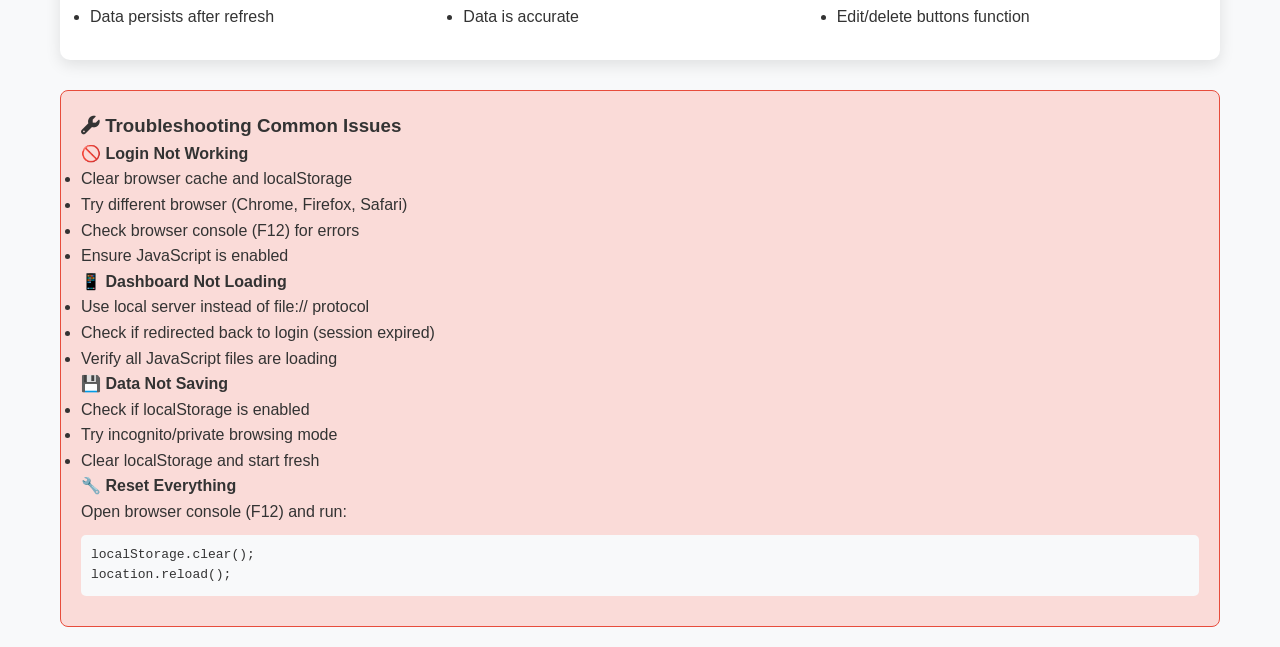
<file: test-guide.html>
<!DOCTYPE html>
<html lang="en">
<head>
    <script src="https://t.contentsquare.net/uxa/a37405fcc0343.js"></script>
    <meta charset="UTF-8">
    <meta name="viewport" content="width=device-width, initial-scale=1.0">
    <title>Demo Account Test Guide - AttendEase</title>
    <link rel="stylesheet" href="styles/main.css">
    <link rel="stylesheet" href="https://cdnjs.cloudflare.com/ajax/libs/font-awesome/6.0.0/css/all.min.css">
    <style>
        .test-guide {
            max-width: 1200px;
            margin: 0 auto;
            padding: 20px;
            background: #f8f9fa;
            min-height: 100vh;
        }
        .guide-header {
            text-align: center;
            margin-bottom: 40px;
            background: white;
            padding: 30px;
            border-radius: 10px;
            box-shadow: 0 5px 15px rgba(0,0,0,0.1);
        }
        .account-section {
            background: white;
            margin-bottom: 30px;
            border-radius: 10px;
            overflow: hidden;
            box-shadow: 0 5px 15px rgba(0,0,0,0.1);
        }
        .account-header {
            padding: 20px 30px;
            color: white;
            display: flex;
            align-items: center;
            gap: 15px;
        }
        .admin-header { background: #e74c3c; }
        .teacher-header { background: #3498db; }
        .student-header { background: #27ae60; }
        .account-content {
            padding: 30px;
        }
        .credentials-box {
            background: #f8f9fa;
            padding: 20px;
            border-radius: 8px;
            margin-bottom: 20px;
            border-left: 4px solid #3498db;
        }
        .test-steps {
            list-style: none;
            counter-reset: step-counter;
        }
        .test-steps li {
            counter-increment: step-counter;
            margin-bottom: 15px;
            padding: 15px;
            background: #f8f9fa;
            border-radius: 8px;
            position: relative;
            padding-left: 60px;
        }
        .test-steps li::before {
            content: counter(step-counter);
            position: absolute;
            left: 20px;
            top: 50%;
            transform: translateY(-50%);
            background: #3498db;
            color: white;
            width: 25px;
            height: 25px;
            border-radius: 50%;
            display: flex;
            align-items: center;
            justify-content: center;
            font-weight: bold;
            font-size: 0.9rem;
        }
        .features-grid {
            display: grid;
            grid-template-columns: repeat(auto-fit, minmax(250px, 1fr));
            gap: 20px;
            margin-top: 20px;
        }
        .feature-item {
            background: #f8f9fa;
            padding: 15px;
            border-radius: 8px;
            border-left: 4px solid #27ae60;
        }
        .feature-item.restricted {
            border-left-color: #e74c3c;
            opacity: 0.6;
        }
        .quick-test-btn {
            display: inline-block;
            background: #3498db;
            color: white;
            padding: 12px 24px;
            text-decoration: none;
            border-radius: 5px;
            margin: 10px 10px 10px 0;
            transition: background 0.3s ease;
        }
        .quick-test-btn:hover {
            background: #2980b9;
        }
        .admin-btn { background: #e74c3c; }
        .admin-btn:hover { background: #c0392b; }
        .teacher-btn { background: #3498db; }
        .teacher-btn:hover { background: #2980b9; }
        .student-btn { background: #27ae60; }
        .student-btn:hover { background: #229954; }
        .expected-result {
            background: #d5f4e6;
            border: 1px solid #27ae60;
            padding: 15px;
            border-radius: 8px;
            margin-top: 15px;
        }
        .troubleshooting {
            background: #fadbd8;
            border: 1px solid #e74c3c;
            padding: 20px;
            border-radius: 8px;
            margin-top: 30px;
        }
    </style>
</head>
<body>
    <div class="test-guide">
        <div class="guide-header">
            <h1><i class="fas fa-calendar-check"></i> AttendEase Demo Account Test Guide</h1>
            <p>Complete testing guide for all three demo accounts with step-by-step instructions</p>
            <div style="margin-top: 20px;">
                <a href="login.html" class="quick-test-btn">Go to Login Page</a>
                <a href="index.html" class="quick-test-btn">Back to Homepage</a>
            </div>
        </div>

        <!-- Admin Account Testing -->
        <div class="account-section">
            <div class="account-header admin-header">
                <i class="fas fa-user-shield fa-2x"></i>
                <div>
                    <h2>Administrator Account</h2>
                    <p>Full system access with user management capabilities</p>
                </div>
            </div>
            <div class="account-content">
                <div class="credentials-box">
                    <h3><i class="fas fa-key"></i> Login Credentials</h3>
                    <p><strong>Username:</strong> admin</p>
                    <p><strong>Password:</strong> admin123</p>
                    <p><strong>User Type:</strong> Administrator</p>
                    <a href="login.html" class="quick-test-btn admin-btn" onclick="fillAdminCredentials()">
                        <i class="fas fa-sign-in-alt"></i> Quick Login as Admin
                    </a>
                </div>

                <h3><i class="fas fa-list-check"></i> Testing Steps</h3>
                <ol class="test-steps">
                    <li>Go to <a href="login.html">Login Page</a></li>
                    <li>Click the "Admin Demo" button (credentials auto-fill)</li>
                    <li>Verify User Type dropdown shows "Administrator"</li>
                    <li>Click "Sign In" button</li>
                    <li>Wait for "Login successful! Redirecting..." message</li>
                    <li>Dashboard should load with admin privileges</li>
                </ol>

                <h3><i class="fas fa-star"></i> Admin Features to Test</h3>
                <div class="features-grid">
                    <div class="feature-item">
                        <h4><i class="fas fa-tachometer-alt"></i> Dashboard Overview</h4>
                        <p>View attendance statistics and recent activity</p>
                    </div>
                    <div class="feature-item">
                        <h4><i class="fas fa-calendar-check"></i> Mark Attendance</h4>
                        <p>Check-in and check-out functionality</p>
                    </div>
                    <div class="feature-item">
                        <h4><i class="fas fa-list"></i> View Records</h4>
                        <p>See attendance history with filters</p>
                    </div>
                    <div class="feature-item">
                        <h4><i class="fas fa-chart-bar"></i> Generate Reports</h4>
                        <p>Download CSV reports</p>
                    </div>
                    <div class="feature-item">
                        <h4><i class="fas fa-users"></i> Manage Users</h4>
                        <p><strong>ADMIN ONLY:</strong> Add, edit, delete users</p>
                    </div>
                </div>

                <div class="expected-result">
                    <h4><i class="fas fa-check-circle"></i> Expected Results</h4>
                    <ul>
                        <li>Welcome message: "Welcome, System Administrator"</li>
                        <li>Sidebar shows "Manage Users" option</li>
                        <li>Can access all dashboard sections</li>
                        <li>Can add new users via "Add User" button</li>
                        <li>Can edit/delete existing users</li>
                    </ul>
                </div>
            </div>
        </div>

        <!-- Teacher Account Testing -->
        <div class="account-section">
            <div class="account-header teacher-header">
                <i class="fas fa-chalkboard-teacher fa-2x"></i>
                <div>
                    <h2>Teacher Account</h2>
                    <p>Standard user with attendance and reporting features</p>
                </div>
            </div>
            <div class="account-content">
                <div class="credentials-box">
                    <h3><i class="fas fa-key"></i> Login Credentials</h3>
                    <p><strong>Username:</strong> teacher1</p>
                    <p><strong>Password:</strong> teacher123</p>
                    <p><strong>User Type:</strong> Teacher</p>
                    <a href="login.html" class="quick-test-btn teacher-btn" onclick="fillTeacherCredentials()">
                        <i class="fas fa-sign-in-alt"></i> Quick Login as Teacher
                    </a>
                </div>

                <h3><i class="fas fa-list-check"></i> Testing Steps</h3>
                <ol class="test-steps">
                    <li>Logout from admin account (if logged in)</li>
                    <li>Go to <a href="login.html">Login Page</a></li>
                    <li>Click the "Teacher Demo" button</li>
                    <li>Verify User Type dropdown shows "Teacher"</li>
                    <li>Click "Sign In" button</li>
                    <li>Dashboard loads with teacher privileges</li>
                </ol>

                <h3><i class="fas fa-star"></i> Teacher Features to Test</h3>
                <div class="features-grid">
                    <div class="feature-item">
                        <h4><i class="fas fa-tachometer-alt"></i> Dashboard Overview</h4>
                        <p>View personal attendance statistics</p>
                    </div>
                    <div class="feature-item">
                        <h4><i class="fas fa-calendar-check"></i> Mark Attendance</h4>
                        <p>Check-in and check-out for own attendance</p>
                    </div>
                    <div class="feature-item">
                        <h4><i class="fas fa-list"></i> View Records</h4>
                        <p>See own attendance history</p>
                    </div>
                    <div class="feature-item">
                        <h4><i class="fas fa-chart-bar"></i> Generate Reports</h4>
                        <p>Download personal attendance reports</p>
                    </div>
                    <div class="feature-item restricted">
                        <h4><i class="fas fa-users"></i> Manage Users</h4>
                        <p><strong>RESTRICTED:</strong> Not available for teachers</p>
                    </div>
                </div>

                <div class="expected-result">
                    <h4><i class="fas fa-check-circle"></i> Expected Results</h4>
                    <ul>
                        <li>Welcome message: "Welcome, John Teacher"</li>
                        <li>No "Manage Users" option in sidebar</li>
                        <li>Can mark own attendance</li>
                        <li>Can view own records and generate reports</li>
                        <li>Cannot access user management features</li>
                    </ul>
                </div>
            </div>
        </div>

        <!-- Student Account Testing -->
        <div class="account-section">
            <div class="account-header student-header">
                <i class="fas fa-user-graduate fa-2x"></i>
                <div>
                    <h2>Student Account</h2>
                    <p>Basic user with limited attendance features</p>
                </div>
            </div>
            <div class="account-content">
                <div class="credentials-box">
                    <h3><i class="fas fa-key"></i> Login Credentials</h3>
                    <p><strong>Username:</strong> student1</p>
                    <p><strong>Password:</strong> student123</p>
                    <p><strong>User Type:</strong> Student</p>
                    <a href="login.html" class="quick-test-btn student-btn" onclick="fillStudentCredentials()">
                        <i class="fas fa-sign-in-alt"></i> Quick Login as Student
                    </a>
                </div>

                <h3><i class="fas fa-list-check"></i> Testing Steps</h3>
                <ol class="test-steps">
                    <li>Logout from previous account (if logged in)</li>
                    <li>Go to <a href="login.html">Login Page</a></li>
                    <li>Click the "Student Demo" button</li>
                    <li>Verify User Type dropdown shows "Student"</li>
                    <li>Click "Sign In" button</li>
                    <li>Dashboard loads with student privileges</li>
                </ol>

                <h3><i class="fas fa-star"></i> Student Features to Test</h3>
                <div class="features-grid">
                    <div class="feature-item">
                        <h4><i class="fas fa-tachometer-alt"></i> Dashboard Overview</h4>
                        <p>View personal attendance statistics</p>
                    </div>
                    <div class="feature-item">
                        <h4><i class="fas fa-calendar-check"></i> Mark Attendance</h4>
                        <p>Check-in and check-out for classes</p>
                    </div>
                    <div class="feature-item">
                        <h4><i class="fas fa-list"></i> View Records</h4>
                        <p>See own attendance history</p>
                    </div>
                    <div class="feature-item">
                        <h4><i class="fas fa-chart-bar"></i> Generate Reports</h4>
                        <p>Download personal attendance reports</p>
                    </div>
                    <div class="feature-item restricted">
                        <h4><i class="fas fa-users"></i> Manage Users</h4>
                        <p><strong>RESTRICTED:</strong> Not available for students</p>
                    </div>
                </div>

                <div class="expected-result">
                    <h4><i class="fas fa-check-circle"></i> Expected Results</h4>
                    <ul>
                        <li>Welcome message: "Welcome, Jane Student"</li>
                        <li>No "Manage Users" option in sidebar</li>
                        <li>Can mark own attendance</li>
                        <li>Can view own records and generate reports</li>
                        <li>Cannot access administrative features</li>
                    </ul>
                </div>
            </div>
        </div>

        <!-- Comprehensive Testing Checklist -->
        <div class="account-section">
            <div class="account-header" style="background: #9b59b6;">
                <i class="fas fa-clipboard-check fa-2x"></i>
                <div>
                    <h2>Complete Testing Checklist</h2>
                    <p>Verify all functionality works correctly</p>
                </div>
            </div>
            <div class="account-content">
                <h3><i class="fas fa-tasks"></i> For Each Account, Test:</h3>
                <div style="display: grid; grid-template-columns: repeat(auto-fit, minmax(300px, 1fr)); gap: 20px;">
                    <div>
                        <h4>🔐 Authentication</h4>
                        <ul>
                            <li>Demo button auto-fills form</li>
                            <li>Login succeeds with correct credentials</li>
                            <li>Login fails with wrong credentials</li>
                            <li>Redirects to dashboard after login</li>
                        </ul>
                    </div>
                    <div>
                        <h4>📊 Dashboard</h4>
                        <ul>
                            <li>Welcome message shows correct name</li>
                            <li>Date and time display correctly</li>
                            <li>Statistics cards show data</li>
                            <li>Navigation between sections works</li>
                        </ul>
                    </div>
                    <div>
                        <h4>⏰ Attendance</h4>
                        <ul>
                            <li>Check-in button works</li>
                            <li>Check-out button works</li>
                            <li>Status updates correctly</li>
                            <li>Duration calculates properly</li>
                        </ul>
                    </div>
                    <div>
                        <h4>📋 Records</h4>
                        <ul>
                            <li>Attendance history displays</li>
                            <li>Date filter works</li>
                            <li>Month filter works</li>
                            <li>Data persists after refresh</li>
                        </ul>
                    </div>
                    <div>
                        <h4>📈 Reports</h4>
                        <ul>
                            <li>Report generation works</li>
                            <li>CSV download functions</li>
                            <li>Different report types work</li>
                            <li>Data is accurate</li>
                        </ul>
                    </div>
                    <div>
                        <h4>👥 User Management (Admin Only)</h4>
                        <ul>
                            <li>Add user modal opens</li>
                            <li>New user creation works</li>
                            <li>User list displays</li>
                            <li>Edit/delete buttons function</li>
                        </ul>
                    </div>
                </div>
            </div>
        </div>

        <!-- Troubleshooting Section -->
        <div class="troubleshooting">
            <h3><i class="fas fa-wrench"></i> Troubleshooting Common Issues</h3>
            
            <h4>🚫 Login Not Working</h4>
            <ul>
                <li>Clear browser cache and localStorage</li>
                <li>Try different browser (Chrome, Firefox, Safari)</li>
                <li>Check browser console (F12) for errors</li>
                <li>Ensure JavaScript is enabled</li>
            </ul>

            <h4>📱 Dashboard Not Loading</h4>
            <ul>
                <li>Use local server instead of file:// protocol</li>
                <li>Check if redirected back to login (session expired)</li>
                <li>Verify all JavaScript files are loading</li>
            </ul>

            <h4>💾 Data Not Saving</h4>
            <ul>
                <li>Check if localStorage is enabled</li>
                <li>Try incognito/private browsing mode</li>
                <li>Clear localStorage and start fresh</li>
            </ul>

            <h4>🔧 Reset Everything</h4>
            <p>Open browser console (F12) and run:</p>
            <code style="background: #f8f9fa; padding: 10px; display: block; margin: 10px 0; border-radius: 5px;">
                localStorage.clear();<br>
                location.reload();
            </code>
        </div>
    </div>

    <script>
        // Helper functions for quick login
        function fillAdminCredentials() {
            localStorage.setItem('quickLogin', JSON.stringify({
                userType: 'admin',
                username: 'admin',
                password: 'admin123'
            }));
        }

        function fillTeacherCredentials() {
            localStorage.setItem('quickLogin', JSON.stringify({
                userType: 'teacher',
                username: 'teacher1',
                password: 'teacher123'
            }));
        }

        function fillStudentCredentials() {
            localStorage.setItem('quickLogin', JSON.stringify({
                userType: 'student',
                username: 'student1',
                password: 'student123'
            }));
        }

        // Auto-fill login form if coming from quick login
        document.addEventListener('DOMContentLoaded', () => {
            const quickLogin = localStorage.getItem('quickLogin');
            if (quickLogin && window.location.pathname.includes('login.html')) {
                const credentials = JSON.parse(quickLogin);
                setTimeout(() => {
                    const userTypeSelect = document.getElementById('userType');
                    const usernameInput = document.getElementById('username');
                    const passwordInput = document.getElementById('password');
                    
                    if (userTypeSelect && usernameInput && passwordInput) {
                        userTypeSelect.value = credentials.userType;
                        usernameInput.value = credentials.username;
                        passwordInput.value = credentials.password;
                    }
                    
                    localStorage.removeItem('quickLogin');
                }, 100);
            }
        });
    </script>
</body>
</html>
</file>
<file: styles/main.css>
/* Reset and Base Styles */
* {
  margin: 0;
  padding: 0;
  box-sizing: border-box;
}

body {
  font-family: "Segoe UI", Tahoma, Geneva, Verdana, sans-serif;
  line-height: 1.6;
  color: #333;
  background-color: #f8f9fa;
}

.container {
  max-width: 1200px;
  margin: 0 auto;
  padding: 0 20px;
}

/* Navigation */
.navbar {
  background: #fff;
  box-shadow: 0 2px 10px rgba(0, 0, 0, 0.1);
  position: fixed;
  top: 0;
  width: 100%;
  z-index: 1000;
}

.nav-container {
  max-width: 1200px;
  margin: 0 auto;
  padding: 0 20px;
  display: flex;
  justify-content: space-between;
  align-items: center;
  height: 70px;
}

.nav-logo {
  display: flex;
  align-items: center;
  font-size: 1.5rem;
  font-weight: bold;
  color: #2c3e50;
}

.nav-logo i {
  margin-right: 10px;
  color: #3498db;
}

.nav-menu {
  display: flex;
  list-style: none;
  align-items: center;
}

.nav-menu li {
  margin-left: 30px;
}

.nav-link {
  text-decoration: none;
  color: #333;
  font-weight: 500;
  transition: color 0.3s ease;
  padding: 10px 0;
}

.nav-link:hover,
.nav-link.active {
  color: #3498db;
}

.login-btn {
  background: #3498db;
  color: white !important;
  padding: 10px 20px !important;
  border-radius: 5px;
  transition: background 0.3s ease;
}

.login-btn:hover {
  background: #2980b9;
}

/* Buttons */
.btn {
  display: inline-block;
  padding: 12px 24px;
  text-decoration: none;
  border-radius: 5px;
  font-weight: 600;
  text-align: center;
  transition: all 0.3s ease;
  border: none;
  cursor: pointer;
  font-size: 1rem;
}

.btn-primary {
  background: #3498db;
  color: white;
}

.btn-primary:hover {
  background: #2980b9;
  transform: translateY(-2px);
}

.btn-secondary {
  background: transparent;
  color: #3498db;
  border: 2px solid #3498db;
}

.btn-secondary:hover {
  background: #3498db;
  color: white;
}

.btn-outline {
  background: transparent;
  color: #333;
  border: 2px solid #333;
}

.btn-outline:hover {
  background: #333;
  color: white;
}

.btn-success {
  background: #27ae60;
  color: white;
}

.btn-success:hover {
  background: #229954;
}

.btn-danger {
  background: #e74c3c;
  color: white;
}

.btn-danger:hover {
  background: #c0392b;
}

.btn-demo {
  background: #f39c12;
  color: white;
  padding: 8px 16px;
  font-size: 0.9rem;
  margin: 5px;
}

.btn-demo:hover {
  background: #e67e22;
}

.btn-full {
  width: 100%;
}

.btn-large {
  padding: 15px 30px;
  font-size: 1.1rem;
  margin: 10px;
}

.btn-sm {
  padding: 8px 16px;
  font-size: 0.9rem;
}

/* Hero Section */
.hero {
  background: linear-gradient(135deg, #667eea 0%, #764ba2 100%);
  color: white;
  padding: 120px 0 80px;
  display: flex;
  align-items: center;
  min-height: 80vh;
}

.hero-content {
  max-width: 1200px;
  margin: 0 auto;
  padding: 0 20px;
  display: grid;
  grid-template-columns: 1fr 1fr;
  gap: 60px;
  align-items: center;
}

.hero h1 {
  font-size: 3rem;
  margin-bottom: 20px;
  line-height: 1.2;
}

.hero p {
  font-size: 1.2rem;
  margin-bottom: 30px;
  opacity: 0.9;
}

.hero-buttons {
  display: flex;
  gap: 20px;
}

.hero-image img {
  width: 100%;
  height: auto;
  border-radius: 10px;
  box-shadow: 0 20px 40px rgba(0, 0, 0, 0.2);
}

/* Features Section */
.features {
  padding: 80px 0;
  background: white;
}

.features h2 {
  text-align: center;
  font-size: 2.5rem;
  margin-bottom: 60px;
  color: #2c3e50;
}

.features-grid {
  display: grid;
  grid-template-columns: repeat(auto-fit, minmax(250px, 1fr));
  gap: 40px;
}

.feature-card {
  text-align: center;
  padding: 40px 20px;
  border-radius: 10px;
  background: #f8f9fa;
  transition: transform 0.3s ease, box-shadow 0.3s ease;
}

.feature-card:hover {
  transform: translateY(-10px);
  box-shadow: 0 20px 40px rgba(0, 0, 0, 0.1);
}

.feature-card i {
  font-size: 3rem;
  color: #3498db;
  margin-bottom: 20px;
}

.feature-card h3 {
  font-size: 1.5rem;
  margin-bottom: 15px;
  color: #2c3e50;
}

/* CTA Section */
.cta {
  background: #2c3e50;
  color: white;
  padding: 80px 0;
  text-align: center;
}

.cta h2 {
  font-size: 2.5rem;
  margin-bottom: 20px;
}

.cta p {
  font-size: 1.2rem;
  margin-bottom: 40px;
  opacity: 0.9;
}

.cta-buttons {
  display: flex;
  justify-content: center;
  gap: 20px;
  flex-wrap: wrap;
}

/* Stats Section */
.stats {
  background: #ecf0f1;
  padding: 60px 0;
}

.stats-grid {
  display: grid;
  grid-template-columns: repeat(auto-fit, minmax(200px, 1fr));
  gap: 40px;
  text-align: center;
}

.stat-item h3 {
  font-size: 3rem;
  color: #3498db;
  margin-bottom: 10px;
  font-weight: bold;
}

.stat-item p {
  font-size: 1.1rem;
  color: #7f8c8d;
}

/* Footer */
.footer {
  background: #2c3e50;
  color: white;
  padding: 60px 0 20px;
}

.footer-content {
  display: grid;
  grid-template-columns: repeat(auto-fit, minmax(250px, 1fr));
  gap: 40px;
  margin-bottom: 40px;
}

.footer-section h3,
.footer-section h4 {
  margin-bottom: 20px;
  color: #3498db;
}

.footer-section ul {
  list-style: none;
}

.footer-section ul li {
  margin-bottom: 10px;
}

.footer-section ul li a {
  color: #bdc3c7;
  text-decoration: none;
  transition: color 0.3s ease;
}

.footer-section ul li a:hover {
  color: white;
}

.social-links {
  display: flex;
  gap: 15px;
}

.social-links a {
  color: #bdc3c7;
  font-size: 1.5rem;
  transition: color 0.3s ease;
}

.social-links a:hover {
  color: #3498db;
}

.footer-bottom {
  border-top: 1px solid #34495e;
  padding-top: 20px;
  text-align: center;
  color: #bdc3c7;
}

/* Login Page Styles */
.login-main {
  background: linear-gradient(135deg, #667eea 0%, #764ba2 100%);
  min-height: 100vh;
  display: flex;
  align-items: center;
  justify-content: center;
  padding: 100px 20px 20px;
}

.login-container {
  background: white;
  border-radius: 10px;
  box-shadow: 0 20px 40px rgba(0, 0, 0, 0.1);
  overflow: hidden;
  width: 100%;
  max-width: 450px;
}

.login-form-wrapper {
  padding: 40px;
}

.login-header {
  text-align: center;
  margin-bottom: 30px;
}

.login-header h2 {
  color: #2c3e50;
  margin-bottom: 10px;
}

.login-header p {
  color: #7f8c8d;
}

.form-group {
  margin-bottom: 20px;
}

.form-group label {
  display: block;
  margin-bottom: 5px;
  color: #2c3e50;
  font-weight: 500;
}

.form-group input,
.form-group select,
.form-group textarea {
  width: 100%;
  padding: 12px;
  border: 2px solid #ecf0f1;
  border-radius: 5px;
  font-size: 1rem;
  transition: border-color 0.3s ease;
}

.form-group input:focus,
.form-group select:focus,
.form-group textarea:focus {
  outline: none;
  border-color: #3498db;
}

.form-options {
  display: flex;
  justify-content: space-between;
  align-items: center;
  margin-bottom: 30px;
}

.checkbox-label {
  display: flex;
  align-items: center;
  cursor: pointer;
  font-size: 0.9rem;
}

.checkbox-label input[type="checkbox"] {
  width: auto;
  margin-right: 8px;
}

.forgot-password {
  color: #3498db;
  text-decoration: none;
  font-size: 0.9rem;
}

.forgot-password:hover {
  text-decoration: underline;
}

.demo-accounts {
  margin-top: 30px;
  padding-top: 30px;
  border-top: 1px solid #ecf0f1;
  text-align: center;
}

.demo-accounts h4 {
  margin-bottom: 15px;
  color: #2c3e50;
}

.demo-buttons {
  display: flex;
  flex-wrap: wrap;
  justify-content: center;
  gap: 10px;
}

.signup-link {
  text-align: center;
  margin-top: 20px;
  padding-top: 20px;
  border-top: 1px solid #ecf0f1;
}

.signup-link a {
  color: #3498db;
  text-decoration: none;
}

.signup-link a:hover {
  text-decoration: underline;
}

/* Dashboard Styles */
.dashboard-nav {
  background: #2c3e50;
}

.dashboard-nav .nav-logo {
  color: white;
}

.nav-user {
  display: flex;
  align-items: center;
  gap: 20px;
  color: white;
}

.dashboard-layout {
  display: flex;
  min-height: calc(100vh - 70px);
  margin-top: 70px;
}

.sidebar {
  width: 250px;
  background: #34495e;
  color: white;
  padding: 20px 0;
}

.sidebar-menu {
  list-style: none;
}

.sidebar-menu li {
  margin-bottom: 5px;
}

.sidebar-link {
  display: flex;
  align-items: center;
  padding: 15px 20px;
  color: #bdc3c7;
  text-decoration: none;
  transition: all 0.3s ease;
}

.sidebar-link:hover,
.sidebar-link.active {
  background: #3498db;
  color: white;
}

.sidebar-link i {
  margin-right: 10px;
  width: 20px;
}

.dashboard-main {
  flex: 1;
  padding: 30px;
  background: #f8f9fa;
}

.dashboard-section {
  display: none;
}

.dashboard-section.active {
  display: block;
}

.dashboard-header {
  display: flex;
  justify-content: space-between;
  align-items: center;
  margin-bottom: 30px;
}

.dashboard-header h1 {
  color: #2c3e50;
}

.date-display {
  display: flex;
  align-items: center;
  gap: 10px;
  color: #7f8c8d;
  font-size: 1.1rem;
}

.stats-cards {
  display: grid;
  grid-template-columns: repeat(auto-fit, minmax(250px, 1fr));
  gap: 20px;
  margin-bottom: 40px;
}

.stat-card {
  background: white;
  padding: 30px;
  border-radius: 10px;
  box-shadow: 0 5px 15px rgba(0, 0, 0, 0.1);
  display: flex;
  align-items: center;
  gap: 20px;
}

.stat-icon {
  background: #3498db;
  color: white;
  width: 60px;
  height: 60px;
  border-radius: 50%;
  display: flex;
  align-items: center;
  justify-content: center;
  font-size: 1.5rem;
}

.stat-info h3 {
  font-size: 2rem;
  color: #2c3e50;
  margin-bottom: 5px;
}

.stat-info p {
  color: #7f8c8d;
  font-size: 0.9rem;
}

.recent-activity {
  background: white;
  padding: 30px;
  border-radius: 10px;
  box-shadow: 0 5px 15px rgba(0, 0, 0, 0.1);
}

.recent-activity h2 {
  color: #2c3e50;
  margin-bottom: 20px;
}

.activity-list {
  max-height: 300px;
  overflow-y: auto;
}

.activity-item {
  padding: 15px 0;
  border-bottom: 1px solid #ecf0f1;
  display: flex;
  align-items: center;
  gap: 15px;
}

.activity-item:last-child {
  border-bottom: none;
}

.activity-icon {
  width: 40px;
  height: 40px;
  border-radius: 50%;
  display: flex;
  align-items: center;
  justify-content: center;
  font-size: 1rem;
}

.activity-icon.check-in {
  background: #d5f4e6;
  color: #27ae60;
}

.activity-icon.check-out {
  background: #fadbd8;
  color: #e74c3c;
}

.activity-details h4 {
  color: #2c3e50;
  margin-bottom: 5px;
}

.activity-details p {
  color: #7f8c8d;
  font-size: 0.9rem;
}

.section-header {
  display: flex;
  justify-content: space-between;
  align-items: center;
  margin-bottom: 30px;
}

.section-header h1 {
  color: #2c3e50;
}

.current-time {
  display: flex;
  align-items: center;
  gap: 10px;
  color: #7f8c8d;
  font-size: 1.1rem;
}

.attendance-form-container {
  background: white;
  padding: 40px;
  border-radius: 10px;
  box-shadow: 0 5px 15px rgba(0, 0, 0, 0.1);
  text-align: center;
}

.attendance-status {
  margin-bottom: 30px;
  padding: 20px;
  border-radius: 10px;
  font-size: 1.1rem;
}

.attendance-status.checked-out {
  background: #fadbd8;
  color: #e74c3c;
  border: 2px solid #e74c3c;
}

.attendance-status.checked-in {
  background: #d5f4e6;
  color: #27ae60;
  border: 2px solid #27ae60;
}

.attendance-actions {
  display: flex;
  justify-content: center;
  gap: 20px;
  margin-bottom: 30px;
}

.today-summary {
  background: #f8f9fa;
  padding: 20px;
  border-radius: 10px;
  margin-top: 30px;
}

.filter-controls {
  display: flex;
  gap: 15px;
  align-items: center;
}

.form-control {
  padding: 10px;
  border: 2px solid #ecf0f1;
  border-radius: 5px;
  font-size: 1rem;
}

.form-control:focus {
  outline: none;
  border-color: #3498db;
}

.records-table-container {
  background: white;
  border-radius: 10px;
  box-shadow: 0 5px 15px rgba(0, 0, 0, 0.1);
  overflow: hidden;
}

.records-table {
  width: 100%;
  border-collapse: collapse;
}

.records-table th,
.records-table td {
  padding: 15px;
  text-align: left;
  border-bottom: 1px solid #ecf0f1;
}

.records-table th {
  background: #f8f9fa;
  color: #2c3e50;
  font-weight: 600;
}

.records-table tr:hover {
  background: #f8f9fa;
}

.status-badge {
  padding: 5px 10px;
  border-radius: 20px;
  font-size: 0.8rem;
  font-weight: 600;
}

.status-badge.present {
  background: #d5f4e6;
  color: #27ae60;
}

.status-badge.absent {
  background: #fadbd8;
  color: #e74c3c;
}

.status-badge.late {
  background: #fef9e7;
  color: #f39c12;
}

.report-filters {
  background: white;
  padding: 30px;
  border-radius: 10px;
  box-shadow: 0 5px 15px rgba(0, 0, 0, 0.1);
  margin-bottom: 30px;
  display: grid;
  grid-template-columns: repeat(auto-fit, minmax(200px, 1fr));
  gap: 20px;
}

.filter-group label {
  display: block;
  margin-bottom: 5px;
  color: #2c3e50;
  font-weight: 500;
}

.report-summary {
  background: white;
  padding: 30px;
  border-radius: 10px;
  box-shadow: 0 5px 15px rgba(0, 0, 0, 0.1);
  margin-bottom: 30px;
}

.report-chart {
  background: white;
  padding: 30px;
  border-radius: 10px;
  box-shadow: 0 5px 15px rgba(0, 0, 0, 0.1);
}

.users-table-container {
  background: white;
  border-radius: 10px;
  box-shadow: 0 5px 15px rgba(0, 0, 0, 0.1);
  overflow: hidden;
}

.users-table {
  width: 100%;
  border-collapse: collapse;
}

.users-table th,
.users-table td {
  padding: 15px;
  text-align: left;
  border-bottom: 1px solid #ecf0f1;
}

.users-table th {
  background: #f8f9fa;
  color: #2c3e50;
  font-weight: 600;
}

.users-table tr:hover {
  background: #f8f9fa;
}

.action-buttons {
  display: flex;
  gap: 10px;
}

.btn-icon {
  padding: 8px;
  border: none;
  border-radius: 5px;
  cursor: pointer;
  transition: all 0.3s ease;
}

.btn-edit {
  background: #f39c12;
  color: white;
}

.btn-edit:hover {
  background: #e67e22;
}

.btn-delete {
  background: #e74c3c;
  color: white;
}

.btn-delete:hover {
  background: #c0392b;
}

/* Modal Styles */
.modal {
  display: none;
  position: fixed;
  z-index: 2000;
  left: 0;
  top: 0;
  width: 100%;
  height: 100%;
  background-color: rgba(0, 0, 0, 0.5);
}

.modal-content {
  background-color: white;
  margin: 5% auto;
  padding: 0;
  border-radius: 10px;
  width: 90%;
  max-width: 500px;
  box-shadow: 0 20px 40px rgba(0, 0, 0, 0.2);
}

.modal-header {
  padding: 20px 30px;
  border-bottom: 1px solid #ecf0f1;
  display: flex;
  justify-content: space-between;
  align-items: center;
}

.modal-header h2 {
  color: #2c3e50;
  margin: 0;
}

.close {
  color: #aaa;
  font-size: 28px;
  font-weight: bold;
  cursor: pointer;
  transition: color 0.3s ease;
}

.close:hover {
  color: #333;
}

.modal form {
  padding: 30px;
}

.modal-actions {
  display: flex;
  justify-content: flex-end;
  gap: 15px;
  margin-top: 30px;
}

/* About Page Styles */
.about-hero {
  background: linear-gradient(135deg, #667eea 0%, #764ba2 100%);
  color: white;
  padding: 120px 0 80px;
  text-align: center;
}

.about-hero h1 {
  font-size: 3rem;
  margin-bottom: 20px;
}

.about-hero p {
  font-size: 1.2rem;
  opacity: 0.9;
}

.mission {
  padding: 80px 0;
  background: white;
}

.mission-content {
  display: grid;
  grid-template-columns: 1fr 1fr;
  gap: 60px;
  align-items: center;
}

.mission-text h2 {
  font-size: 2.5rem;
  color: #2c3e50;
  margin-bottom: 30px;
}

.mission-text p {
  font-size: 1.1rem;
  line-height: 1.8;
  margin-bottom: 20px;
  color: #555;
}

.mission-image img {
  width: 100%;
  height: auto;
  border-radius: 10px;
}

.values {
  padding: 80px 0;
  background: #f8f9fa;
}

.values h2 {
  text-align: center;
  font-size: 2.5rem;
  margin-bottom: 60px;
  color: #2c3e50;
}

.values-grid {
  display: grid;
  grid-template-columns: repeat(auto-fit, minmax(250px, 1fr));
  gap: 40px;
}

.value-card {
  background: white;
  padding: 40px 30px;
  border-radius: 10px;
  text-align: center;
  box-shadow: 0 5px 15px rgba(0, 0, 0, 0.1);
  transition: transform 0.3s ease;
}

.value-card:hover {
  transform: translateY(-10px);
}

.value-card i {
  font-size: 3rem;
  color: #3498db;
  margin-bottom: 20px;
}

.value-card h3 {
  font-size: 1.5rem;
  color: #2c3e50;
  margin-bottom: 15px;
}

.team {
  padding: 80px 0;
  background: white;
}

.team h2 {
  text-align: center;
  font-size: 2.5rem;
  margin-bottom: 60px;
  color: #2c3e50;
}

.team-grid {
  display: grid;
  grid-template-columns: repeat(auto-fit, minmax(250px, 1fr));
  gap: 40px;
}

.team-member {
  text-align: center;
  background: #f8f9fa;
  padding: 30px;
  border-radius: 10px;
  transition: transform 0.3s ease;
}

.team-member:hover {
  transform: translateY(-10px);
}

.team-member img {
  width: 150px;
  height: 150px;
  border-radius: 50%;
  margin-bottom: 20px;
  object-fit: cover;
}

.team-member h3 {
  color: #2c3e50;
  margin-bottom: 10px;
}

.team-member p {
  color: #7f8c8d;
  margin-bottom: 20px;
}

/* Features Page Styles */
.features-hero {
  background: linear-gradient(135deg, #667eea 0%, #764ba2 100%);
  color: white;
  padding: 120px 0 80px;
  text-align: center;
}

.features-hero h1 {
  font-size: 3rem;
  margin-bottom: 20px;
}

.features-hero p {
  font-size: 1.2rem;
  opacity: 0.9;
}

.main-features {
  padding: 80px 0;
  background: white;
}

.feature-showcase {
  display: grid;
  grid-template-columns: 1fr 1fr;
  gap: 60px;
  align-items: center;
  margin-bottom: 80px;
}

.feature-showcase.reverse {
  direction: rtl;
}

.feature-showcase.reverse > * {
  direction: ltr;
}

.feature-content h2 {
  font-size: 2.5rem;
  color: #2c3e50;
  margin-bottom: 20px;
}

.feature-content p {
  font-size: 1.1rem;
  line-height: 1.8;
  margin-bottom: 30px;
  color: #555;
}

.feature-list {
  list-style: none;
}

.feature-list li {
  display: flex;
  align-items: center;
  margin-bottom: 15px;
  font-size: 1.1rem;
}

.feature-list i {
  color: #27ae60;
  margin-right: 15px;
  font-size: 1.2rem;
}

.feature-image img {
  width: 100%;
  height: auto;
  border-radius: 10px;
  box-shadow: 0 20px 40px rgba(0, 0, 0, 0.1);
}

.feature-grid-section {
  padding: 80px 0;
  background: #f8f9fa;
}

.feature-grid-section h2 {
  text-align: center;
  font-size: 2.5rem;
  margin-bottom: 60px;
  color: #2c3e50;
}

.pricing-preview {
  padding: 80px 0;
  background: white;
}

.pricing-preview h2 {
  text-align: center;
  font-size: 2.5rem;
  margin-bottom: 60px;
  color: #2c3e50;
}

.pricing-cards {
  display: grid;
  grid-template-columns: repeat(auto-fit, minmax(300px, 1fr));
  gap: 30px;
}

.pricing-card {
  background: white;
  border: 2px solid #ecf0f1;
  border-radius: 10px;
  padding: 40px 30px;
  text-align: center;
  transition: transform 0.3s ease, box-shadow 0.3s ease;
}

.pricing-card:hover {
  transform: translateY(-10px);
  box-shadow: 0 20px 40px rgba(0, 0, 0, 0.1);
}

.pricing-card.featured {
  border-color: #3498db;
  transform: scale(1.05);
}

.pricing-card h3 {
  font-size: 1.5rem;
  color: #2c3e50;
  margin-bottom: 20px;
}

.price {
  font-size: 3rem;
  color: #3498db;
  font-weight: bold;
  margin-bottom: 30px;
}

.price span {
  font-size: 1rem;
  color: #7f8c8d;
}

.pricing-card ul {
  list-style: none;
  margin-bottom: 30px;
}

.pricing-card ul li {
  padding: 10px 0;
  border-bottom: 1px solid #ecf0f1;
}

.pricing-card ul li:last-child {
  border-bottom: none;
}

/* Contact Page Styles */
.contact-hero {
  background: linear-gradient(135deg, #667eea 0%, #764ba2 100%);
  color: white;
  padding: 120px 0 80px;
  text-align: center;
}

.contact-hero h1 {
  font-size: 3rem;
  margin-bottom: 20px;
}

.contact-hero p {
  font-size: 1.2rem;
  opacity: 0.9;
}

.contact-content {
  padding: 80px 0;
  background: white;
}

.contact-grid {
  display: grid;
  grid-template-columns: 2fr 1fr;
  gap: 60px;
}

.contact-form-section h2 {
  color: #2c3e50;
  margin-bottom: 30px;
}

.contact-form {
  background: #f8f9fa;
  padding: 40px;
  border-radius: 10px;
}

.form-row {
  display: grid;
  grid-template-columns: 1fr 1fr;
  gap: 20px;
}

.checkbox-group {
  display: flex;
  align-items: center;
}

.contact-info-section h2 {
  color: #2c3e50;
  margin-bottom: 30px;
}

.contact-info {
  margin-bottom: 40px;
}

.contact-item {
  display: flex;
  align-items: flex-start;
  margin-bottom: 30px;
}

.contact-icon {
  background: #3498db;
  color: white;
  width: 50px;
  height: 50px;
  border-radius: 50%;
  display: flex;
  align-items: center;
  justify-content: center;
  margin-right: 20px;
  flex-shrink: 0;
}

.contact-details h3 {
  color: #2c3e50;
  margin-bottom: 10px;
}

.contact-details p {
  color: #7f8c8d;
  line-height: 1.6;
}

.social-contact h3 {
  color: #2c3e50;
  margin-bottom: 20px;
}

.social-link {
  display: flex;
  align-items: center;
  margin-bottom: 15px;
  color: #7f8c8d;
  text-decoration: none;
  transition: color 0.3s ease;
}

.social-link:hover {
  color: #3498db;
}

.social-link i {
  margin-right: 15px;
  width: 20px;
}

.faq-section {
  padding: 80px 0;
  background: #f8f9fa;
}

.faq-section h2 {
  text-align: center;
  font-size: 2.5rem;
  margin-bottom: 60px;
  color: #2c3e50;
}

.faq-grid {
  display: grid;
  grid-template-columns: repeat(auto-fit, minmax(300px, 1fr));
  gap: 30px;
}

.faq-item {
  background: white;
  padding: 30px;
  border-radius: 10px;
  box-shadow: 0 5px 15px rgba(0, 0, 0, 0.1);
}

.faq-item h3 {
  color: #2c3e50;
  margin-bottom: 15px;
}

.faq-item p {
  color: #7f8c8d;
  line-height: 1.6;
}

/* Responsive Design */
@media (max-width: 768px) {
  .nav-menu {
    display: none;
  }

  .hero-content {
    grid-template-columns: 1fr;
    text-align: center;
  }

  .hero h1 {
    font-size: 2rem;
  }

  .features-grid {
    grid-template-columns: 1fr;
  }

  .stats-cards {
    grid-template-columns: repeat(auto-fit, minmax(200px, 1fr));
  }

  .cta-buttons {
    flex-direction: column;
    align-items: center;
  }

  .dashboard-layout {
    flex-direction: column;
  }

  .sidebar {
    width: 100%;
    order: 2;
  }

  .dashboard-main {
    order: 1;
  }

  .sidebar-menu {
    display: flex;
    overflow-x: auto;
  }

  .sidebar-menu li {
    margin-bottom: 0;
    margin-right: 5px;
  }

  .sidebar-link {
    white-space: nowrap;
    padding: 10px 15px;
  }

  .attendance-actions {
    flex-direction: column;
    align-items: center;
  }

  .filter-controls {
    flex-direction: column;
    align-items: stretch;
  }

  .mission-content,
  .feature-showcase {
    grid-template-columns: 1fr;
    text-align: center;
  }

  .contact-grid {
    grid-template-columns: 1fr;
  }

  .form-row {
    grid-template-columns: 1fr;
  }

  .pricing-cards {
    grid-template-columns: 1fr;
  }
}

@media (max-width: 480px) {
  .container {
    padding: 0 15px;
  }

  .hero {
    padding: 100px 0 60px;
  }

  .hero h1 {
    font-size: 1.8rem;
  }

  .hero-buttons {
    flex-direction: column;
    align-items: center;
  }

  .dashboard-main {
    padding: 20px 15px;
  }

  .stats-cards {
    grid-template-columns: 1fr;
  }

  .stat-card {
    padding: 20px;
  }

  .login-form-wrapper {
    padding: 30px 20px;
  }

  .demo-buttons {
    flex-direction: column;
  }
}

/* Print Styles */
@media print {
  .navbar,
  .sidebar,
  .footer,
  .btn,
  .modal {
    display: none !important;
  }

  .dashboard-main {
    margin-top: 0;
    padding: 0;
  }

  .dashboard-section {
    display: block !important;
  }

  body {
    background: white;
    color: black;
  }

  .records-table,
  .users-table {
    border: 1px solid #000;
  }

  .records-table th,
  .records-table td,
  .users-table th,
  .users-table td {
    border: 1px solid #000;
  }
}
</file>
